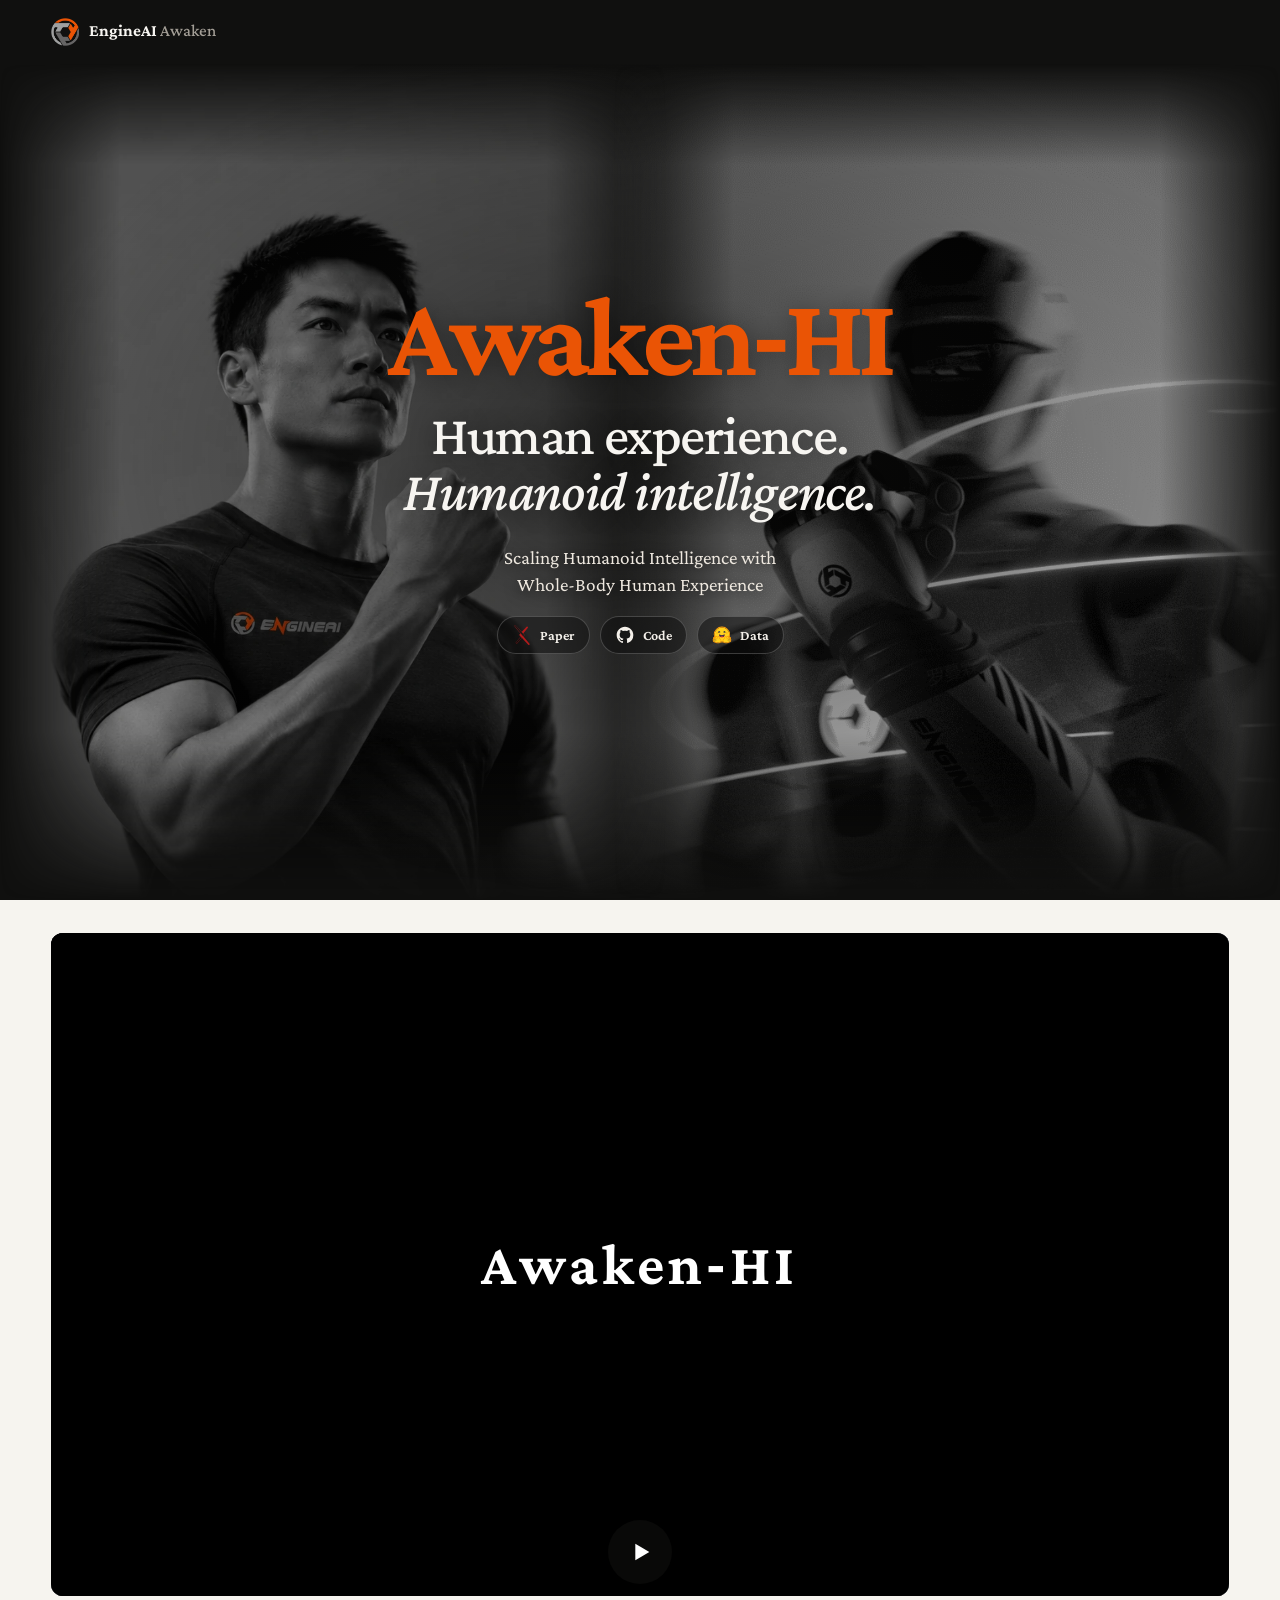
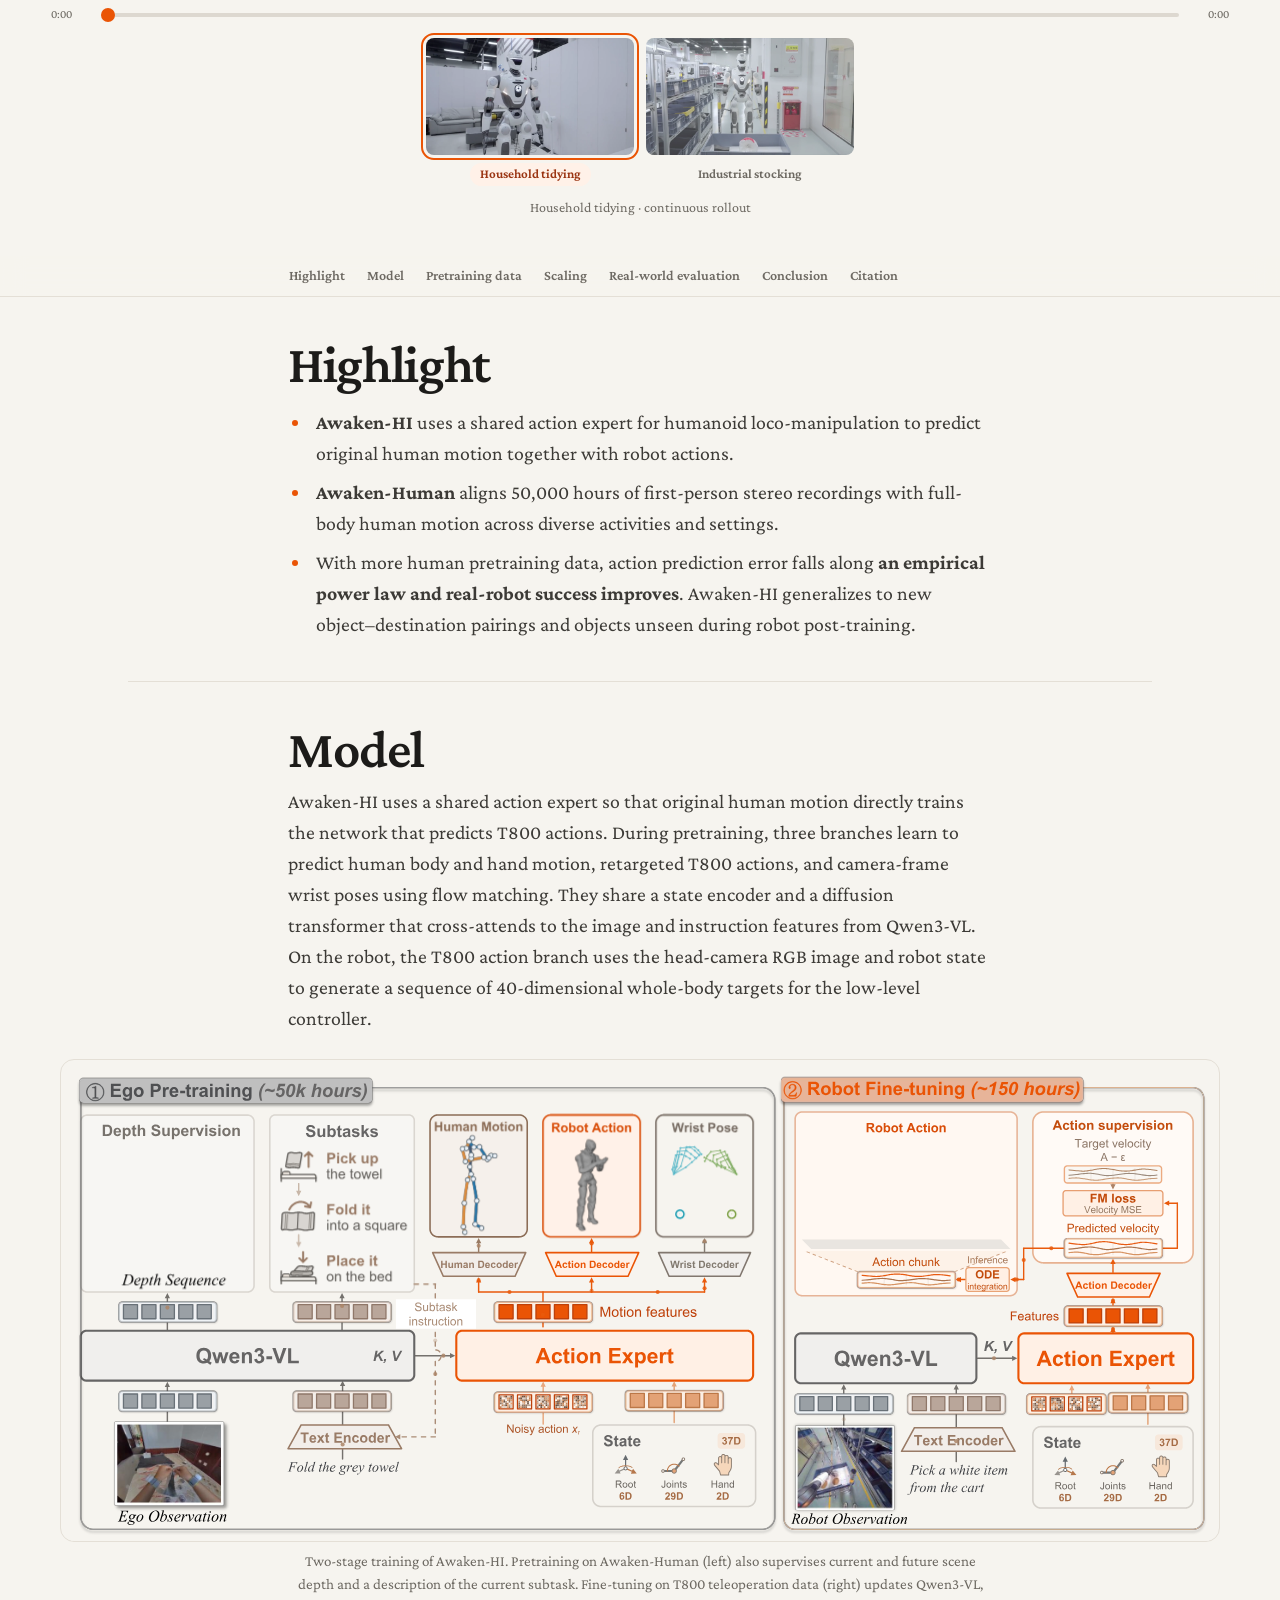
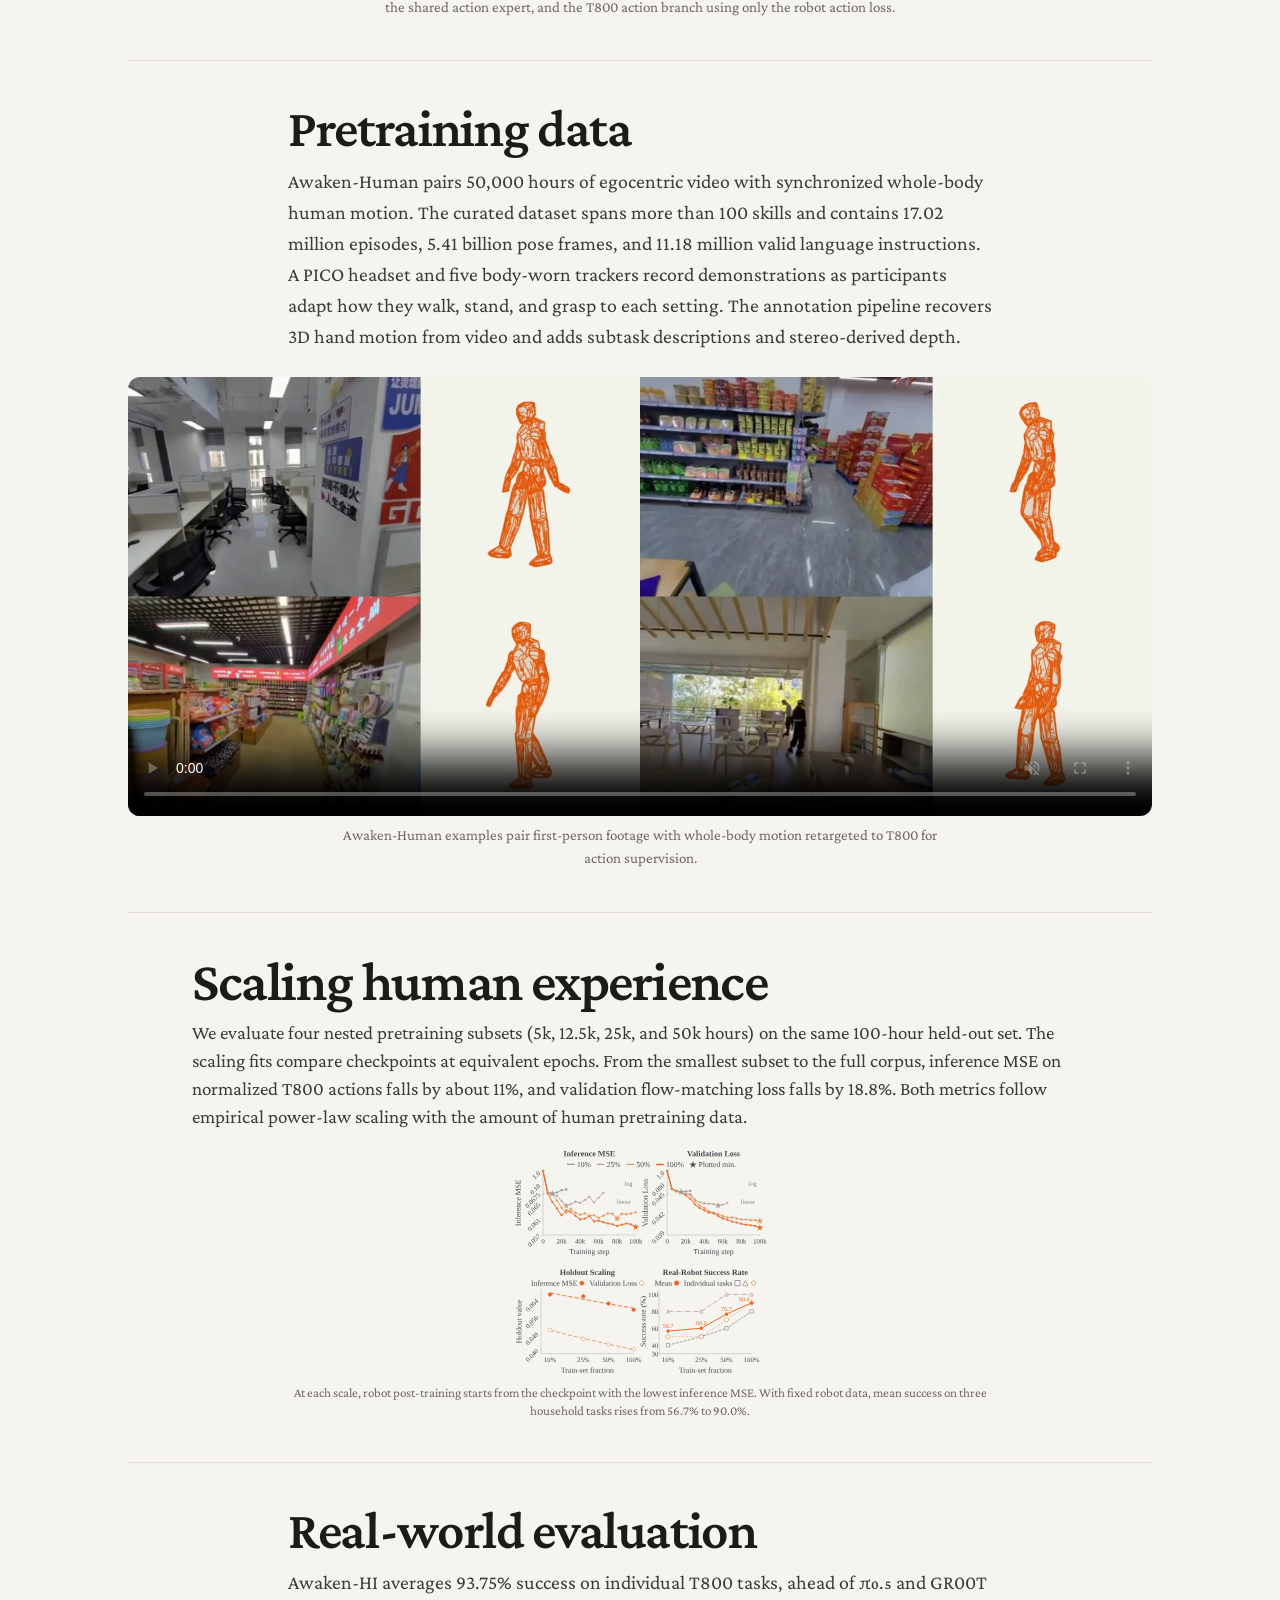
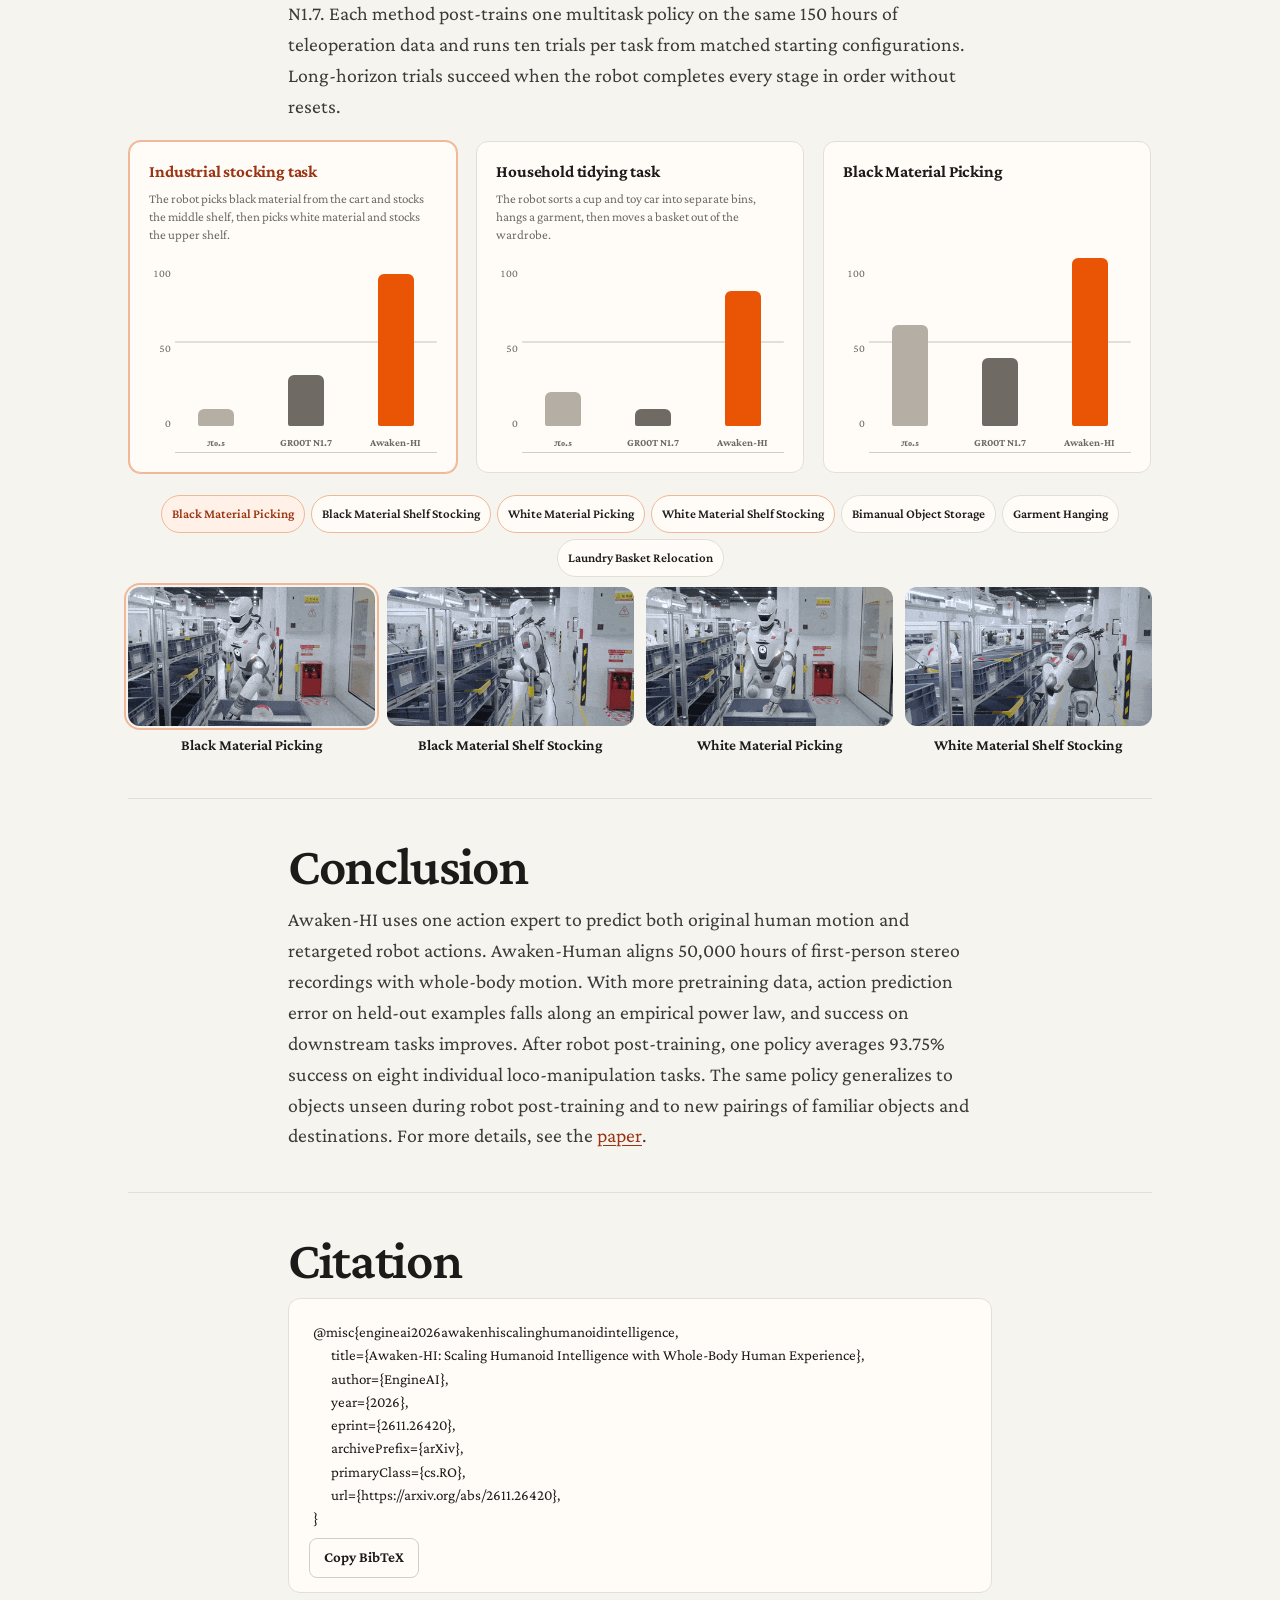
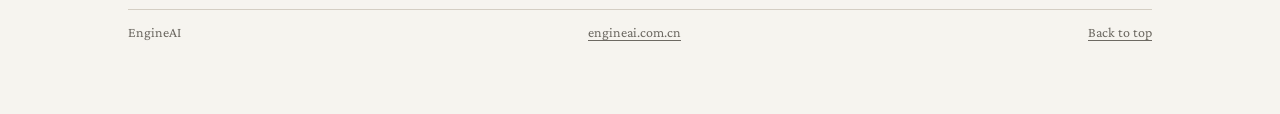
<file: docs/index.html>
<!doctype html>
<html lang="en">
<head>
  <meta charset="utf-8">
  <meta name="viewport" content="width=device-width, initial-scale=1">
  <meta name="theme-color" content="#f7f5f0">
  <meta name="description" content="Awaken-HI is a vision-language-action model for humanoid loco-manipulation, pretrained on 50,000 hours of egocentric human demonstrations and post-trained on EngineAI T800 teleoperation data.">
  <title>Awaken-HI — Technical Report</title>
  <link rel="stylesheet" href="assets/fonts/fonts.css?v=6">
  <link rel="stylesheet" href="styles.css?v=73">
</head>
<body class="on-hero">
  <div class="progress" id="progress" aria-hidden="true"></div>
  <header class="site-header">
    <a class="logo" href="#top">
      <img src="assets/engineai-icon.png" alt="" width="28" height="28" decoding="async">
      <span>EngineAI <em>Awaken</em></span>
    </a>
  </header>

  <section class="hero" id="hero" aria-label="Awaken-HI">
    <div class="hero-visual hero-visual-human" aria-hidden="true">
      <img src="assets/optimized/human-hero-logo.webp?v=1" alt="" fetchpriority="high" decoding="async">
    </div>
    <div class="hero-visual hero-visual-robot" aria-hidden="true">
      <img src="assets/t800-hero.png" alt="" fetchpriority="high" decoding="async">
    </div>
    <div class="hero-inner">
      <h1>
        <span class="hero-name">Awaken-HI</span>
        <span class="hero-line">Human experience.</span>
        <em>Humanoid intelligence.</em>
      </h1>
      <p class="hero-deck">Scaling Humanoid Intelligence with Whole-Body Human Experience</p>
    <nav class="hero-links" aria-label="Resources">
      <a class="hero-chip" href="https://arxiv.org/abs/2611.26420" target="_blank" rel="noopener noreferrer">
        <img class="mark-arxiv" src="assets/arxiv-logo.svg" alt="arXiv" width="24" height="24" decoding="async">
        <span>Paper</span>
      </a>
      <a class="hero-chip" href="https://github.com/engineai-robotics/Awaken-HI" target="_blank" rel="noopener noreferrer">
        <svg viewBox="0 0 24 24" aria-hidden="true"><path fill="currentColor" d="M12 2C6.477 2 2 6.484 2 12.017c0 4.425 2.865 8.18 6.839 9.504.5.092.682-.217.682-.483 0-.237-.008-.868-.013-1.703-2.782.605-3.369-1.343-3.369-1.343-.454-1.158-1.11-1.466-1.11-1.466-.908-.62.069-.608.069-.608 1.003.07 1.531 1.032 1.531 1.032.892 1.53 2.341 1.088 2.91.832.092-.647.35-1.088.636-1.338-2.22-.253-4.555-1.113-4.555-4.951 0-1.093.39-1.988 1.029-2.688-.103-.253-.446-1.272.098-2.65 0 0 .84-.27 2.75 1.026A9.56 9.56 0 0 1 12 6.844a9.56 9.56 0 0 1 2.504.337c1.909-1.296 2.747-1.027 2.747-1.027.546 1.379.202 2.398.1 2.651.64.7 1.028 1.595 1.028 2.688 0 3.848-2.339 4.695-4.566 4.943.359.309.678.92.678 1.855 0 1.338-.012 2.419-.012 2.747 0 .268.18.58.688.482A10.02 10.02 0 0 0 22 12.017C22 6.484 17.522 2 12 2z"/></svg>
        <span>Code</span>
      </a>
      <a class="hero-chip" href="https://huggingface.co/datasets/EngineAI-Embodied/Awaken-Human" target="_blank" rel="noopener noreferrer">
        <img class="mark-huggingface" src="assets/huggingface-logo.svg" alt="Hugging Face" width="24" height="24" decoding="async">
        <span>Data</span>
      </a>
    </nav>
    </div>
  </section>

  <section class="rollout" id="rollout" data-clip="household" aria-label="Rollouts">
    <div class="rollout-inner">
      <div class="rollout-layout">
        <div class="rollout-player">
          <div class="rollout-stage is-intro">
            <video id="rollout-video" data-trim-start="0.9009" webkit-playsinline data-poster="assets/rollouts-1117/household-1-trimmed-poster.webp?v=1" muted playsinline preload="none" data-src="assets/rollouts-1117/household-1-trimmed.mp4?v=2"></video>
            <div class="rollout-inset" id="rollout-inset">
              <video id="rollout-inset-video" poster="assets/rollouts-1117/household-2-aligned-trimmed-poster.webp?v=1" muted playsinline webkit-playsinline preload="none" disablepictureinpicture disableremoteplayback aria-hidden="true"></video>
              <span id="rollout-inset-label">Alternate view</span>
            </div>
            <aside class="rollout-instructions" aria-label="Current instruction">
              <div class="rollout-subtitle">
                <p id="rollout-instruction-text" lang="en" aria-live="polite">Walk to the table and raise both hands.</p>
              </div>
            </aside>
            <div class="rollout-intro" aria-hidden="true"><span>Awaken-HI</span></div>
            <button class="rollout-play" type="button" aria-label="Play">
              <svg viewBox="0 0 24 24" width="28" height="28" aria-hidden="true"><path d="M8 5v14l12-7z" fill="currentColor"></path></svg>
            </button>
            <div class="rollout-speed" role="group" aria-label="Playback speed">
              <button type="button" data-rate="0.5">0.5</button>
              <button type="button" data-rate="1" aria-pressed="true">1</button>
              <button type="button" data-rate="1.5">1.5</button>
              <button type="button" data-rate="2">2</button>
            </div>
          </div>
          <div class="rollout-seek">
            <span id="rollout-elapsed">0:00</span>
            <input id="rollout-range" type="range" min="0" max="1000" value="0" step="1" disabled aria-label="Playback position">
            <span id="rollout-duration">0:00</span>
          </div>
        </div>

      </div>
      <div class="rollout-picks" role="group" aria-label="Rollouts">
        <button type="button" class="is-on" aria-pressed="true" data-clip="household" data-trim-start="0.9009" data-chapters="true" data-src="assets/rollouts-1117/household-1-trimmed.mp4?v=2" data-poster="assets/rollouts-1117/household-1-trimmed-poster.webp?v=1" data-inset-src="assets/rollouts-1117/household-2-aligned-trimmed.mp4?v=1" data-inset-poster="assets/rollouts-1117/household-2-aligned-trimmed-poster.webp?v=1" data-inset-label="Alternate view" data-cap="Household tidying · continuous rollout">
          <img src="assets/rollouts-1117/household-1-trimmed-poster.webp?v=1" alt="" decoding="async" loading="lazy">
          <span>Household tidying</span>
        </button>
        <button type="button" aria-pressed="false" data-clip="factory" data-trim-start="0.9009" data-src="assets/rollouts-1117/factory-side-2-trimmed.mp4?v=2" data-poster="assets/rollouts-1117/factory-side-2-trimmed-poster.webp?v=1" data-cap="Industrial stocking · continuous rollout, side view">
          <img src="assets/rollouts-1117/factory-side-2-trimmed-poster.webp?v=1" alt="" decoding="async" loading="lazy">
          <span>Industrial stocking</span>
        </button>
      </div>
      <p class="rollout-cap">Household tidying · continuous rollout</p>
    </div>
  </section>

  <div class="shell">
  <nav class="toc" id="toc" aria-label="On this page">
    <p>On this page</p>
    <ol>
      <li><a href="#highlight">Highlight</a></li>
      <li><a href="#model">Model</a></li>
      <li><a href="#data">Pretraining data</a></li>
      <li><a href="#scaling">Scaling</a></li>
      <li><a href="#results">Real-world evaluation</a></li>
      <li><a href="#conclusion">Conclusion</a></li>
      <li><a href="#cite">Citation</a></li>
    </ol>
  </nav>
  <main id="top" class="page">
    <section class="sec" id="highlight">
      <h2>Highlight</h2>
      <ul class="intro-points">
        <li><strong>Awaken-HI</strong> uses a shared action expert for humanoid loco-manipulation to predict original human motion together with robot actions.</li>
        <li><strong>Awaken-Human</strong> aligns 50,000 hours of first-person stereo recordings with full-body human motion across diverse activities and settings.</li>
        <li>With more human pretraining data, action prediction error falls along <strong>an empirical power law and real-robot success improves</strong>. Awaken-HI generalizes to new object–destination pairings and objects unseen during robot post-training.</li>
      </ul>
    </section>

    <article>
      <hr>

      <section class="sec" id="model">
        <h2>Model</h2>
        <p>Awaken-HI uses a shared action expert so that original human motion directly trains the network that predicts T800 actions. During pretraining, three branches learn to predict human body and hand motion, retargeted T800 actions, and camera-frame wrist poses using flow matching. They share a state encoder and a diffusion transformer that cross-attends to the image and instruction features from Qwen3-VL. On the robot, the T800 action branch uses the head-camera RGB image and robot state to generate a sequence of 40-dimensional whole-body targets for the low-level controller.</p>
        <figure class="wide architecture-figure">
          <div class="model-architecture" id="model-frame">
            <div class="ma-scroll" tabindex="0" role="region" aria-label="Animated model architecture; scroll horizontally on small screens">
              <div class="ma-canvas">
                <img class="ma-svg" src="assets/architecture/method-towel.svg?v=2" width="866" height="358" alt="Awaken-HI architecture with ego pretraining on a towel-folding example and robot fine-tuning on a cart-picking example." loading="lazy" decoding="async">
                <div class="ma-video-layer"></div>
              </div>
            </div>
            <p class="ma-scroll-hint">Scroll to explore →</p>
          </div>
          <figcaption>Two-stage training of Awaken-HI. Pretraining on Awaken-Human (left) also supervises current and future scene depth and a description of the current subtask. Fine-tuning on T800 teleoperation data (right) updates Qwen3-VL, the shared action expert, and the T800 action branch using only the robot action loss.</figcaption>
        </figure>
      </section>

      <hr>

      <section class="sec" id="data">
        <h2>Pretraining data</h2>
        <p>Awaken-Human pairs 50,000 hours of egocentric video with synchronized whole-body human motion. The curated dataset spans more than 100 skills and contains 17.02 million episodes, 5.41 billion pose frames, and 11.18 million valid language instructions. A PICO headset and five body-worn trackers record demonstrations as participants adapt how they walk, stand, and grasp to each setting. The annotation pipeline recovers 3D hand motion from video and adds subtask descriptions and stereo-derived depth.</p>
        <figure class="wide">
          <div class="frame mosaic-frame">
            <video id="ego-mosaic" data-poster="assets/optimized/pretraining-t800-natural-walk-mosaic-poster.webp?v=1" muted loop playsinline preload="none" controls data-src="assets/pretraining-t800-natural-walk-mosaic.mp4?v=1"></video>
          </div>
          <figcaption>Awaken-Human examples pair first-person footage with whole-body motion retargeted to T800 for action supervision.</figcaption>
        </figure>
      </section>

      <hr>

      <section class="sec" id="scaling">
        <h2>Scaling human experience</h2>
        <p>We evaluate four nested pretraining subsets (5k, 12.5k, 25k, and 50k hours) on the same 100-hour held-out set. The scaling fits compare checkpoints at equivalent epochs. From the smallest subset to the full corpus, inference MSE on normalized T800 actions falls by about 11%, and validation flow-matching loss falls by 18.8%. Both metrics follow empirical power-law scaling with the amount of human pretraining data.</p>
        <figure class="wide" id="scale-figure">
          <div class="scale-controls">
            <button class="scale-replay" id="scale-replay" type="button" hidden>↻ <span>Replay</span></button>
          </div>
          <div class="scale-frame" id="scale-frame">
            <picture id="scale-still">
              <source media="(max-width: 759px)" srcset="assets/data-scaling-fig6-mobile.svg?v=3">
              <img src="assets/data-scaling-fig6.svg?v=2" alt="Inference MSE, validation loss, held-out scaling, and real-robot success rates at 10%, 25%, 50%, and 100% of the pretraining data." decoding="async" loading="lazy">
            </picture>
          </div>
          <figcaption>At each scale, robot post-training starts from the checkpoint with the lowest inference MSE. With fixed robot data, mean success on three household tasks rises from 56.7% to 90.0%.</figcaption>
        </figure>
      </section>

      <hr>

      <section class="sec" id="results">
        <h2>Real-world evaluation</h2>
        <p>Awaken-HI averages 93.75% success on individual T800 tasks, ahead of π₀.₅ and GR00T N1.7. Each method post-trains one multitask policy on the same 150 hours of teleoperation data and runs ten trials per task from matched starting configurations. Long-horizon trials succeed when the robot completes every stage in order without resets.</p>
        <div class="benches wide">
          <article class="bench" data-tasks="t2 t3 t4 t5">
            <h3 id="bench-industrial-title">Industrial stocking task</h3>
            <p>The robot picks black material from the cart and stocks the middle shelf, then picks white material and stocks the upper shelf.</p>
            <div class="bench-chart" id="bench-industrial" role="group" aria-labelledby="bench-industrial-title">
              <div class="bench-ylab" aria-hidden="true"><span>100</span><span>50</span><span>0</span></div>
              <div class="bench-plot">
                <div class="bench-scores" aria-hidden="true">
                  <span><i class="sw pi"></i><b>π₀.₅ 10%</b></span>
                  <span><i class="sw gr"></i><b>GR00T N1.7 30%</b></span>
                  <span><i class="sw hi"></i><b>Awaken-HI 90%</b></span>
                </div>
                <button type="button" class="bench-bar" data-model="pi" style="--bar:var(--pi); --h:10%" aria-label="π₀.₅ 10%"><span class="bench-track"><i></i></span><small>π₀.₅</small></button>
                <button type="button" class="bench-bar" data-model="gr" style="--bar:var(--gr); --h:30%" aria-label="GR00T N1.7 30%"><span class="bench-track"><i></i></span><small>GR00T N1.7</small></button>
                <button type="button" class="bench-bar" data-model="hi" style="--bar:var(--hi); --h:90%" aria-label="Awaken-HI 90%"><span class="bench-track"><i></i></span><small>Awaken-HI</small></button>
              </div>
            </div>
          </article>
          <article class="bench" data-tasks="t6 t7 t8">
            <h3 id="bench-household-title">Household tidying task</h3>
            <p>The robot sorts a cup and toy car into separate bins, hangs a garment, then moves a basket out of the wardrobe.</p>
            <div class="bench-chart" id="bench-household" role="group" aria-labelledby="bench-household-title">
              <div class="bench-ylab" aria-hidden="true"><span>100</span><span>50</span><span>0</span></div>
              <div class="bench-plot">
                <div class="bench-scores" aria-hidden="true">
                  <span><i class="sw pi"></i><b>π₀.₅ 20%</b></span>
                  <span><i class="sw gr"></i><b>GR00T N1.7 10%</b></span>
                  <span><i class="sw hi"></i><b>Awaken-HI 80%</b></span>
                </div>
                <button type="button" class="bench-bar" data-model="pi" style="--bar:var(--pi); --h:20%" aria-label="π₀.₅ 20%"><span class="bench-track"><i></i></span><small>π₀.₅</small></button>
                <button type="button" class="bench-bar" data-model="gr" style="--bar:var(--gr); --h:10%" aria-label="GR00T N1.7 10%"><span class="bench-track"><i></i></span><small>GR00T N1.7</small></button>
                <button type="button" class="bench-bar" data-model="hi" style="--bar:var(--hi); --h:80%" aria-label="Awaken-HI 80%"><span class="bench-track"><i></i></span><small>Awaken-HI</small></button>
              </div>
            </div>
          </article>
          <article class="bench bench-detail" id="task-panel" role="tabpanel" aria-labelledby="task-tab-t2">
            <h3 id="bench-task-title">Black Material Picking</h3>
            <div class="bench-chart" id="bench-task" role="group" aria-labelledby="bench-task-title">
              <div class="bench-ylab" aria-hidden="true"><span>100</span><span>50</span><span>0</span></div>
              <div class="bench-plot">
                <div class="bench-scores" aria-hidden="true">
                  <span><i class="sw pi"></i><b>π₀.₅ 60%</b></span>
                  <span><i class="sw gr"></i><b>GR00T N1.7 40%</b></span>
                  <span><i class="sw hi"></i><b>Awaken-HI 100%</b></span>
                </div>
                <button type="button" class="bench-bar" data-model="pi" style="--bar:var(--pi); --h:60%" aria-label="π₀.₅ 60%"><span class="bench-track"><i></i></span><small>π₀.₅</small></button>
                <button type="button" class="bench-bar" data-model="gr" style="--bar:var(--gr); --h:40%" aria-label="GR00T N1.7 40%"><span class="bench-track"><i></i></span><small>GR00T N1.7</small></button>
                <button type="button" class="bench-bar" data-model="hi" style="--bar:var(--hi); --h:100%" aria-label="Awaken-HI 100%"><span class="bench-track"><i></i></span><small>Awaken-HI</small></button>
              </div>
            </div>
          </article>
        </div>
        <div class="task-keys" id="task-keys">
          <div class="pills" id="pills" role="tablist" aria-label="Evaluation tasks">
            <button type="button" role="tab" id="task-tab-t2" aria-controls="task-panel" aria-selected="true" data-task="t2">Black Material Picking</button>
            <button type="button" role="tab" id="task-tab-t3" aria-controls="task-panel" aria-selected="false" data-task="t3">Black Material Shelf Stocking</button>
            <button type="button" role="tab" id="task-tab-t4" aria-controls="task-panel" aria-selected="false" data-task="t4">White Material Picking</button>
            <button type="button" role="tab" id="task-tab-t5" aria-controls="task-panel" aria-selected="false" data-task="t5">White Material Shelf Stocking</button>
            <button type="button" role="tab" id="task-tab-t6" aria-controls="task-panel" aria-selected="false" data-task="t6">Bimanual Object Storage</button>
            <button type="button" role="tab" id="task-tab-t7" aria-controls="task-panel" aria-selected="false" data-task="t7">Garment Hanging</button>
            <button type="button" role="tab" id="task-tab-t8" aria-controls="task-panel" aria-selected="false" data-task="t8">Laundry Basket Relocation</button>
          </div>
          <div class="story-list" id="story-list"></div>
        </div>
      </section>

      <hr>

      <section class="sec" id="intro">
        <h2 id="conclusion">Conclusion</h2>
        <p>Awaken-HI uses one action expert to predict both original human motion and retargeted robot actions. Awaken-Human aligns 50,000 hours of first-person stereo recordings with whole-body motion. With more pretraining data, action prediction error on held-out examples falls along an empirical power law, and success on downstream tasks improves. After robot post-training, one policy averages 93.75% success on eight individual loco-manipulation tasks. The same policy generalizes to objects unseen during robot  post-training and to new pairings of familiar objects and destinations. For more details, see the <a href="https://arxiv.org/abs/2611.26420">paper</a>.</p>
      </section>

      <hr>

      <section class="sec" id="cite">
        <h2>Citation</h2>
        <div class="cite wide">
          <pre id="bibtex">@misc{engineai2026awakenhiscalinghumanoidintelligence,
      title={Awaken-HI: Scaling Humanoid Intelligence with Whole-Body Human Experience},
      author={EngineAI},
      year={2026},
      eprint={2611.26420},
      archivePrefix={arXiv},
      primaryClass={cs.RO},
      url={https://arxiv.org/abs/2611.26420},
}</pre>
          <button class="btn" id="copy-bib" type="button">Copy BibTeX</button>
        </div>
      </section>
    </article>

    <footer class="colophon">
      <span>EngineAI</span>
      <a href="https://www.engineai.com.cn/" target="_blank" rel="noreferrer">engineai.com.cn</a>
      <a href="#top">Back to top</a>
    </footer>
  </main>
  </div>
  <script src="script.js?v=47"></script>
  <script src="assets/model-architecture.js?v=9"></script>
</body>
</html>
</file>
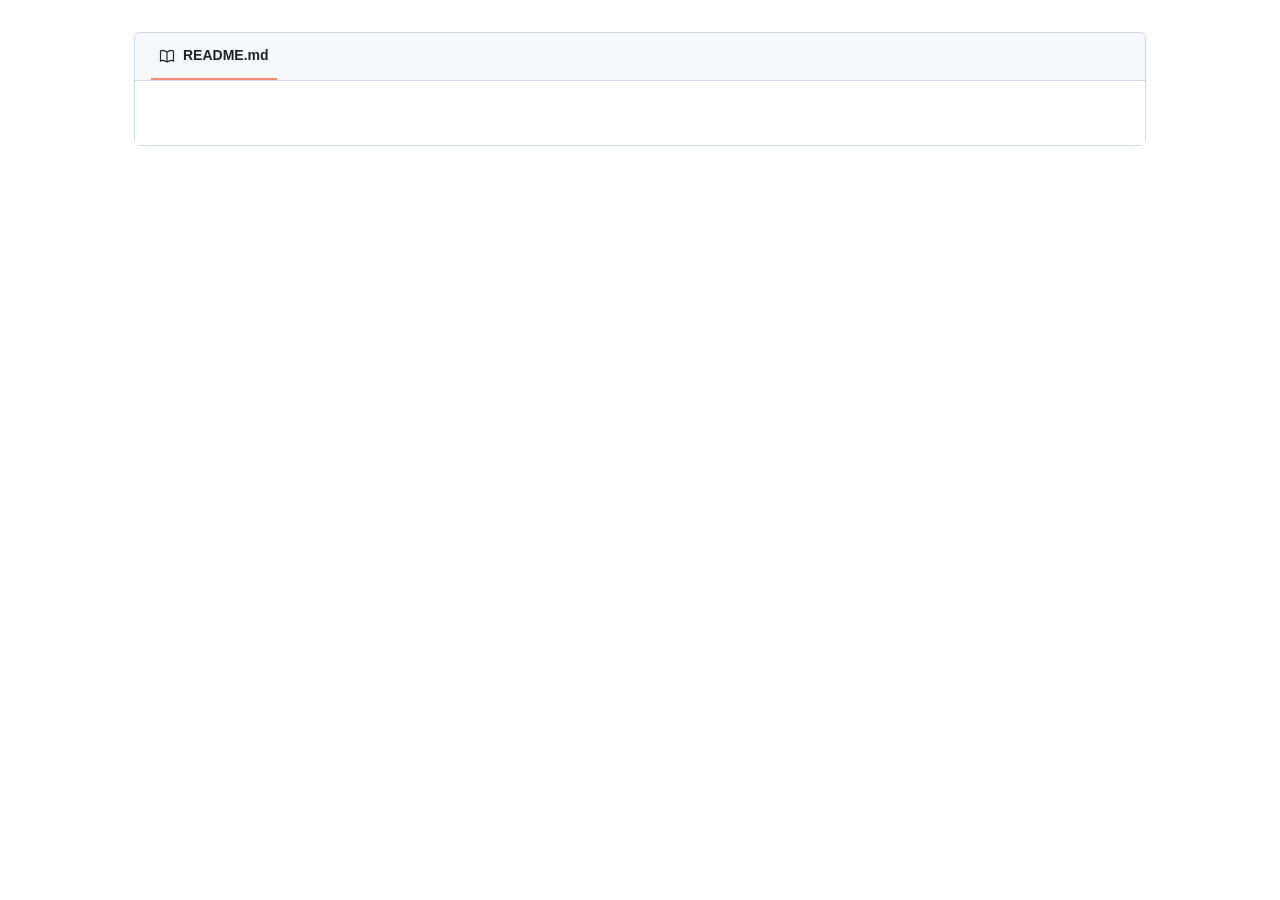
<file: preview/readme.html>
<!doctype html>
<html lang="en">
<head>
  <meta charset="utf-8">
  <meta name="viewport" content="width=device-width, initial-scale=1">
  <title>Awaken-HI README preview</title>
  <style>/*
MIT License

Copyright (c) Sindre Sorhus <sindresorhus@gmail.com> (https://sindresorhus.com)

Permission is hereby granted, free of charge, to any person obtaining a copy of this software and associated documentation files (the "Software"), to deal in the Software without restriction, including without limitation the rights to use, copy, modify, merge, publish, distribute, sublicense, and/or sell copies of the Software, and to permit persons to whom the Software is furnished to do so, subject to the following conditions:

The above copyright notice and this permission notice shall be included in all copies or substantial portions of the Software.

THE SOFTWARE IS PROVIDED "AS IS", WITHOUT WARRANTY OF ANY KIND, EXPRESS OR IMPLIED, INCLUDING BUT NOT LIMITED TO THE WARRANTIES OF MERCHANTABILITY, FITNESS FOR A PARTICULAR PURPOSE AND NONINFRINGEMENT. IN NO EVENT SHALL THE AUTHORS OR COPYRIGHT HOLDERS BE LIABLE FOR ANY CLAIM, DAMAGES OR OTHER LIABILITY, WHETHER IN AN ACTION OF CONTRACT, TORT OR OTHERWISE, ARISING FROM, OUT OF OR IN CONNECTION WITH THE SOFTWARE OR THE USE OR OTHER DEALINGS IN THE SOFTWARE.

*/
/*light */
.markdown-body {
  color-scheme: light;
  /** CSS default easing. Use for hover state changes and micro-interactions. */
  /** Accelerating motion. Use for elements exiting the viewport (moving off-screen). */
  /** Smooth acceleration and deceleration. Use for elements moving or morphing within the viewport. */
  /** Decelerating motion. Use for elements entering the viewport or appearing on screen. */
  /** Constant motion with no acceleration. Use for continuous animations like progress bars or loaders. */
  -ms-text-size-adjust: 100%;
  -webkit-text-size-adjust: 100%;
  margin: 0;
  font-weight: 400;
  color: #1f2328;
  background-color: #ffffff;
  font-family: -apple-system, BlinkMacSystemFont, "Segoe UI", "Noto Sans", Helvetica, Arial, sans-serif, "Apple Color Emoji", "Segoe UI Emoji";
  font-size: 16px;
  line-height: 1.5;
  word-wrap: break-word;
}

.markdown-body a {
  text-decoration: underline;
  text-underline-offset: .2rem;
}

.markdown-body .octicon {
  display: inline-block;
  fill: currentColor;
  vertical-align: text-bottom;
}

.markdown-body h1:hover .anchor .octicon-link:before,
.markdown-body h2:hover .anchor .octicon-link:before,
.markdown-body h3:hover .anchor .octicon-link:before,
.markdown-body h4:hover .anchor .octicon-link:before,
.markdown-body h5:hover .anchor .octicon-link:before,
.markdown-body h6:hover .anchor .octicon-link:before {
  width: 16px;
  height: 16px;
  content: ' ';
  display: inline-block;
  background-color: currentColor;
  -webkit-mask-image: url("data:image/svg+xml,<svg xmlns='http://www.w3.org/2000/svg' viewBox='0 0 16 16' version='1.1' aria-hidden='true'><path fill-rule='evenodd' d='M7.775 3.275a.75.75 0 001.06 1.06l1.25-1.25a2 2 0 112.83 2.83l-2.5 2.5a2 2 0 01-2.83 0 .75.75 0 00-1.06 1.06 3.5 3.5 0 004.95 0l2.5-2.5a3.5 3.5 0 00-4.95-4.95l-1.25 1.25zm-4.69 9.64a2 2 0 010-2.83l2.5-2.5a2 2 0 012.83 0 .75.75 0 001.06-1.06 3.5 3.5 0 00-4.95 0l-2.5 2.5a3.5 3.5 0 004.95 4.95l1.25-1.25a.75.75 0 00-1.06-1.06l-1.25 1.25a2 2 0 01-2.83 0z'></path></svg>");
  mask-image: url("data:image/svg+xml,<svg xmlns='http://www.w3.org/2000/svg' viewBox='0 0 16 16' version='1.1' aria-hidden='true'><path fill-rule='evenodd' d='M7.775 3.275a.75.75 0 001.06 1.06l1.25-1.25a2 2 0 112.83 2.83l-2.5 2.5a2 2 0 01-2.83 0 .75.75 0 00-1.06 1.06 3.5 3.5 0 004.95 0l2.5-2.5a3.5 3.5 0 00-4.95-4.95l-1.25 1.25zm-4.69 9.64a2 2 0 010-2.83l2.5-2.5a2 2 0 012.83 0 .75.75 0 001.06-1.06 3.5 3.5 0 00-4.95 0l-2.5 2.5a3.5 3.5 0 004.95 4.95l1.25-1.25a.75.75 0 00-1.06-1.06l-1.25 1.25a2 2 0 01-2.83 0z'></path></svg>");
}

.markdown-body details,
.markdown-body figcaption,
.markdown-body figure {
  display: block;
}

.markdown-body summary {
  display: list-item;
}

.markdown-body [hidden] {
  display: none !important;
}

.markdown-body a {
  background-color: rgba(0,0,0,0);
  color: #0969da;
  text-decoration: none;
}

.markdown-body abbr[title] {
  border-bottom: none;
  -webkit-text-decoration: underline dotted;
  text-decoration: underline dotted;
}

.markdown-body b,
.markdown-body strong {
  font-weight: 600;
}

.markdown-body dfn {
  font-style: italic;
}

.markdown-body h1 {
  margin: .67em 0;
  font-weight: 600;
  padding-bottom: .3em;
  font-size: 2em;
  border-bottom: 1px solid #d1d9e0b3;
}

.markdown-body mark {
  background-color: #fff8c5;
  color: #1f2328;
}

.markdown-body small {
  font-size: 90%;
}

.markdown-body sub,
.markdown-body sup {
  font-size: 75%;
  line-height: 0;
  position: relative;
  vertical-align: baseline;
}

.markdown-body sub {
  bottom: -0.25em;
}

.markdown-body sup {
  top: -0.5em;
}

.markdown-body img {
  border-style: none;
  max-width: 100%;
  box-sizing: content-box;
}

.markdown-body code,
.markdown-body kbd,
.markdown-body pre,
.markdown-body samp {
  font-family: monospace;
  font-size: 1em;
}

.markdown-body figure {
  margin: 1em 2.5rem;
}

.markdown-body hr {
  box-sizing: content-box;
  overflow: hidden;
  background: rgba(0,0,0,0);
  border-bottom: 1px solid #d1d9e0b3;
  height: .25em;
  padding: 0;
  margin: 1.5rem 0;
  background-color: #d1d9e0;
  border: 0;
}

.markdown-body input {
  font: inherit;
  margin: 0;
  overflow: visible;
  font-family: inherit;
  font-size: inherit;
  line-height: inherit;
}

.markdown-body [type=button],
.markdown-body [type=reset],
.markdown-body [type=submit] {
  -webkit-appearance: button;
  appearance: button;
}

.markdown-body [type=checkbox],
.markdown-body [type=radio] {
  box-sizing: border-box;
  padding: 0;
}

.markdown-body [type=number]::-webkit-inner-spin-button,
.markdown-body [type=number]::-webkit-outer-spin-button {
  height: auto;
}

.markdown-body [type=search]::-webkit-search-cancel-button,
.markdown-body [type=search]::-webkit-search-decoration {
  -webkit-appearance: none;
  appearance: none;
}

.markdown-body ::-webkit-input-placeholder {
  color: inherit;
  opacity: .54;
}

.markdown-body ::-webkit-file-upload-button {
  -webkit-appearance: button;
  appearance: button;
  font: inherit;
}

.markdown-body a:hover {
  text-decoration: underline;
}

.markdown-body ::placeholder {
  color: #59636e;
  opacity: 1;
}

.markdown-body hr::before {
  display: table;
  content: "";
}

.markdown-body hr::after {
  display: table;
  clear: both;
  content: "";
}

.markdown-body table {
  border-spacing: 0;
  border-collapse: collapse;
  display: block;
  width: max-content;
  max-width: 100%;
  overflow: auto;
  font-variant: tabular-nums;
}

.markdown-body td,
.markdown-body th {
  padding: 0;
}

.markdown-body details summary {
  cursor: pointer;
}

.markdown-body a:focus,
.markdown-body [role=button]:focus,
.markdown-body input[type=radio]:focus,
.markdown-body input[type=checkbox]:focus {
  outline: 2px solid var(--borderColor-accent-emphasis);
  outline-offset: -2px;
  box-shadow: none;
}

.markdown-body a:focus:not(:focus-visible),
.markdown-body [role=button]:focus:not(:focus-visible),
.markdown-body input[type=radio]:focus:not(:focus-visible),
.markdown-body input[type=checkbox]:focus:not(:focus-visible) {
  outline: solid 1px rgba(0,0,0,0);
}

.markdown-body a:focus-visible,
.markdown-body [role=button]:focus-visible,
.markdown-body input[type=radio]:focus-visible,
.markdown-body input[type=checkbox]:focus-visible {
  outline: 2px solid var(--borderColor-accent-emphasis);
  outline-offset: -2px;
  box-shadow: none;
}

.markdown-body a:not([class]):focus,
.markdown-body a:not([class]):focus-visible,
.markdown-body input[type=radio]:focus,
.markdown-body input[type=radio]:focus-visible,
.markdown-body input[type=checkbox]:focus,
.markdown-body input[type=checkbox]:focus-visible {
  outline-offset: 0;
}

.markdown-body kbd {
  display: inline-block;
  padding: 0.25rem;
  font: 11px ui-monospace, SFMono-Regular, SF Mono, Menlo, Consolas, Liberation Mono, monospace;
  line-height: 10px;
  color: #1f2328;
  vertical-align: middle;
  background-color: #f6f8fa;
  border: solid 1px var(--borderColor-muted);
  border-bottom-color: var(--borderColor-muted);
  border-radius: 6px;
  box-shadow: inset 0 -1px 0 var(--borderColor-muted);
}

.markdown-body h1,
.markdown-body h2,
.markdown-body h3,
.markdown-body h4,
.markdown-body h5,
.markdown-body h6 {
  margin-top: 1.5rem;
  margin-bottom: 1rem;
  font-weight: 600;
  line-height: 1.25;
}

.markdown-body h2 {
  font-weight: 600;
  padding-bottom: .3em;
  font-size: 1.5em;
  border-bottom: 1px solid #d1d9e0b3;
}

.markdown-body h3 {
  font-weight: 600;
  font-size: 1.25em;
}

.markdown-body h4 {
  font-weight: 600;
  font-size: 1em;
}

.markdown-body h5 {
  font-weight: 600;
  font-size: .875em;
}

.markdown-body h6 {
  font-weight: 600;
  font-size: .85em;
  color: #59636e;
}

.markdown-body p {
  margin-top: 0;
  margin-bottom: 10px;
}

.markdown-body blockquote {
  margin: 0;
  padding: 0 1em;
  color: #59636e;
  border-left: .25em solid #d1d9e0;
}

.markdown-body ul,
.markdown-body ol {
  margin-top: 0;
  margin-bottom: 0;
  padding-left: 2em;
}

.markdown-body ol ol,
.markdown-body ul ol {
  list-style-type: lower-roman;
}

.markdown-body ul ul ol,
.markdown-body ul ol ol,
.markdown-body ol ul ol,
.markdown-body ol ol ol {
  list-style-type: lower-alpha;
}

.markdown-body dd {
  margin-left: 0;
}

.markdown-body tt,
.markdown-body code,
.markdown-body samp {
  font-family: ui-monospace, SFMono-Regular, SF Mono, Menlo, Consolas, Liberation Mono, monospace;
  font-size: 12px;
}

.markdown-body pre {
  margin-top: 0;
  margin-bottom: 0;
  font-family: ui-monospace, SFMono-Regular, SF Mono, Menlo, Consolas, Liberation Mono, monospace;
  font-size: 12px;
  word-wrap: normal;
}

.markdown-body .octicon {
  display: inline-block;
  overflow: visible !important;
  vertical-align: text-bottom;
  fill: currentColor;
}

.markdown-body input::-webkit-outer-spin-button,
.markdown-body input::-webkit-inner-spin-button {
  margin: 0;
  appearance: none;
}

.markdown-body .mr-2 {
  margin-right: 0.5rem !important;
}

.markdown-body::before {
  display: table;
  content: "";
}

.markdown-body::after {
  display: table;
  clear: both;
  content: "";
}

.markdown-body>*:first-child {
  margin-top: 0 !important;
}

.markdown-body>*:last-child {
  margin-bottom: 0 !important;
}

.markdown-body a:not([href]) {
  color: inherit;
  text-decoration: none;
}

.markdown-body .absent {
  color: #d1242f;
}

.markdown-body .anchor {
  float: left;
  padding-right: 0.25rem;
  margin-left: -20px;
  line-height: 1;
}

.markdown-body .anchor:focus {
  outline: none;
}

.markdown-body p,
.markdown-body blockquote,
.markdown-body ul,
.markdown-body ol,
.markdown-body dl,
.markdown-body table,
.markdown-body pre,
.markdown-body details {
  margin-top: 0;
  margin-bottom: 1rem;
}

.markdown-body blockquote>:first-child {
  margin-top: 0;
}

.markdown-body blockquote>:last-child {
  margin-bottom: 0;
}

.markdown-body h1 .octicon-link,
.markdown-body h2 .octicon-link,
.markdown-body h3 .octicon-link,
.markdown-body h4 .octicon-link,
.markdown-body h5 .octicon-link,
.markdown-body h6 .octicon-link {
  color: #1f2328;
  vertical-align: middle;
  visibility: hidden;
}

.markdown-body h1:hover .anchor,
.markdown-body h2:hover .anchor,
.markdown-body h3:hover .anchor,
.markdown-body h4:hover .anchor,
.markdown-body h5:hover .anchor,
.markdown-body h6:hover .anchor {
  text-decoration: none;
}

.markdown-body h1:hover .anchor .octicon-link,
.markdown-body h2:hover .anchor .octicon-link,
.markdown-body h3:hover .anchor .octicon-link,
.markdown-body h4:hover .anchor .octicon-link,
.markdown-body h5:hover .anchor .octicon-link,
.markdown-body h6:hover .anchor .octicon-link {
  visibility: visible;
}

.markdown-body h1 tt,
.markdown-body h1 code,
.markdown-body h2 tt,
.markdown-body h2 code,
.markdown-body h3 tt,
.markdown-body h3 code,
.markdown-body h4 tt,
.markdown-body h4 code,
.markdown-body h5 tt,
.markdown-body h5 code,
.markdown-body h6 tt,
.markdown-body h6 code {
  padding: 0 .2em;
  font-size: inherit;
}

.markdown-body summary h1,
.markdown-body summary h2,
.markdown-body summary h3,
.markdown-body summary h4,
.markdown-body summary h5,
.markdown-body summary h6 {
  display: inline-block;
}

.markdown-body summary h1 .anchor,
.markdown-body summary h2 .anchor,
.markdown-body summary h3 .anchor,
.markdown-body summary h4 .anchor,
.markdown-body summary h5 .anchor,
.markdown-body summary h6 .anchor {
  margin-left: -40px;
}

.markdown-body summary h1,
.markdown-body summary h2 {
  padding-bottom: 0;
  border-bottom: 0;
}

.markdown-body ul.no-list,
.markdown-body ol.no-list {
  padding: 0;
  list-style-type: none;
}

.markdown-body ol[type="a s"] {
  list-style-type: lower-alpha;
}

.markdown-body ol[type="A s"] {
  list-style-type: upper-alpha;
}

.markdown-body ol[type="i s"] {
  list-style-type: lower-roman;
}

.markdown-body ol[type="I s"] {
  list-style-type: upper-roman;
}

.markdown-body ol[type="1"] {
  list-style-type: decimal;
}

.markdown-body div>ol:not([type]) {
  list-style-type: decimal;
}

.markdown-body ul ul,
.markdown-body ul ol,
.markdown-body ol ol,
.markdown-body ol ul {
  margin-top: 0;
  margin-bottom: 0;
}

.markdown-body li>p {
  margin-top: 1rem;
}

.markdown-body li+li {
  margin-top: .25em;
}

.markdown-body dl {
  padding: 0;
}

.markdown-body dl dt {
  padding: 0;
  margin-top: 1rem;
  font-size: 1em;
  font-style: italic;
  font-weight: 600;
}

.markdown-body dl dd {
  padding: 0 1rem;
  margin-bottom: 1rem;
}

.markdown-body table th {
  font-weight: 600;
}

.markdown-body table th,
.markdown-body table td {
  padding: 6px 13px;
  border: 1px solid #d1d9e0;
}

.markdown-body table td>:last-child {
  margin-bottom: 0;
}

.markdown-body table tr {
  background-color: #ffffff;
  border-top: 1px solid #d1d9e0b3;
}

.markdown-body table tr:nth-child(2n) {
  background-color: #f6f8fa;
}

.markdown-body table img {
  background-color: rgba(0,0,0,0);
}

.markdown-body img[align=right] {
  padding-left: 20px;
}

.markdown-body img[align=left] {
  padding-right: 20px;
}

.markdown-body .emoji {
  max-width: none;
  vertical-align: text-top;
  background-color: rgba(0,0,0,0);
}

.markdown-body span.frame {
  display: block;
  overflow: hidden;
}

.markdown-body span.frame>span {
  display: block;
  float: left;
  width: auto;
  padding: 7px;
  margin: 13px 0 0;
  overflow: hidden;
  border: 1px solid #d1d9e0;
}

.markdown-body span.frame span img {
  display: block;
  float: left;
}

.markdown-body span.frame span span {
  display: block;
  padding: 5px 0 0;
  clear: both;
  color: #1f2328;
}

.markdown-body span.align-center {
  display: block;
  overflow: hidden;
  clear: both;
}

.markdown-body span.align-center>span {
  display: block;
  margin: 13px auto 0;
  overflow: hidden;
  text-align: center;
}

.markdown-body span.align-center span img {
  margin: 0 auto;
  text-align: center;
}

.markdown-body span.align-right {
  display: block;
  overflow: hidden;
  clear: both;
}

.markdown-body span.align-right>span {
  display: block;
  margin: 13px 0 0;
  overflow: hidden;
  text-align: right;
}

.markdown-body span.align-right span img {
  margin: 0;
  text-align: right;
}

.markdown-body span.float-left {
  display: block;
  float: left;
  margin-right: 13px;
  overflow: hidden;
}

.markdown-body span.float-left span {
  margin: 13px 0 0;
}

.markdown-body span.float-right {
  display: block;
  float: right;
  margin-left: 13px;
  overflow: hidden;
}

.markdown-body span.float-right>span {
  display: block;
  margin: 13px auto 0;
  overflow: hidden;
  text-align: right;
}

.markdown-body code,
.markdown-body tt {
  padding: .2em .4em;
  margin: 0;
  font-size: 85%;
  white-space: break-spaces;
  background-color: #818b981f;
  border-radius: 6px;
}

.markdown-body code br,
.markdown-body tt br {
  display: none;
}

.markdown-body del code {
  text-decoration: inherit;
}

.markdown-body samp {
  font-size: 85%;
}

.markdown-body pre code {
  font-size: 100%;
}

.markdown-body pre>code {
  padding: 0;
  margin: 0;
  word-break: normal;
  white-space: pre;
  background: rgba(0,0,0,0);
  border: 0;
}

.markdown-body .highlight {
  margin-bottom: 1rem;
}

.markdown-body .highlight pre {
  margin-bottom: 0;
  word-break: normal;
}

.markdown-body .highlight pre,
.markdown-body pre {
  padding: 1rem;
  overflow: auto;
  font-size: 85%;
  line-height: 1.45;
  color: #1f2328;
  background-color: #f6f8fa;
  border-radius: 6px;
}

.markdown-body pre code,
.markdown-body pre tt {
  display: inline;
  padding: 0;
  margin: 0;
  overflow: visible;
  line-height: inherit;
  word-wrap: normal;
  background-color: rgba(0,0,0,0);
  border: 0;
}

.markdown-body .csv-data td,
.markdown-body .csv-data th {
  padding: 5px;
  overflow: hidden;
  font-size: 12px;
  line-height: 1;
  text-align: left;
  white-space: nowrap;
}

.markdown-body .csv-data .blob-num {
  padding: 10px 0.5rem 9px;
  text-align: right;
  background: #ffffff;
  border: 0;
}

.markdown-body .csv-data tr {
  border-top: 0;
}

.markdown-body .csv-data th {
  font-weight: 600;
  background: #f6f8fa;
  border-top: 0;
}

.markdown-body [data-footnote-ref]::before {
  content: "[";
}

.markdown-body [data-footnote-ref]::after {
  content: "]";
}

.markdown-body .footnotes {
  font-size: 12px;
  color: #59636e;
  border-top: 1px solid #d1d9e0;
}

.markdown-body .footnotes ol {
  padding-left: 1rem;
}

.markdown-body .footnotes ol ul {
  display: inline-block;
  padding-left: 1rem;
  margin-top: 1rem;
}

.markdown-body .footnotes li {
  position: relative;
}

.markdown-body .footnotes li:target::before {
  position: absolute;
  top: calc(0.5rem*-1);
  right: calc(0.5rem*-1);
  bottom: calc(0.5rem*-1);
  left: calc(1.5rem*-1);
  pointer-events: none;
  content: "";
  border: 2px solid #0969da;
  border-radius: 6px;
}

.markdown-body .footnotes li:target {
  color: #1f2328;
}

.markdown-body .footnotes .data-footnote-backref g-emoji {
  font-family: monospace;
}

.markdown-body .pl-c {
  color: #59636e;
}

.markdown-body .pl-c1,
.markdown-body .pl-s .pl-v {
  color: #0550ae;
}

.markdown-body .pl-e,
.markdown-body .pl-en {
  color: #6639ba;
}

.markdown-body .pl-smi,
.markdown-body .pl-s .pl-s1 {
  color: #1f2328;
}

.markdown-body .pl-ent {
  color: #0550ae;
}

.markdown-body .pl-k {
  color: #cf222e;
}

.markdown-body .pl-s,
.markdown-body .pl-pds,
.markdown-body .pl-s .pl-pse .pl-s1,
.markdown-body .pl-sr,
.markdown-body .pl-sr .pl-cce,
.markdown-body .pl-sr .pl-sre,
.markdown-body .pl-sr .pl-sra {
  color: #0a3069;
}

.markdown-body .pl-v,
.markdown-body .pl-smw {
  color: #953800;
}

.markdown-body .pl-bu {
  color: #82071e;
}

.markdown-body .pl-ii {
  color: var(--fgColor-danger);
  background-color: var(--bgColor-danger-muted);
}

.markdown-body .pl-c2 {
  color: #f6f8fa;
  background-color: #cf222e;
}

.markdown-body .pl-sr .pl-cce {
  font-weight: bold;
  color: #116329;
}

.markdown-body .pl-ml {
  color: #3b2300;
}

.markdown-body .pl-mh,
.markdown-body .pl-mh .pl-en,
.markdown-body .pl-ms {
  font-weight: bold;
  color: #0550ae;
}

.markdown-body .pl-mi {
  font-style: italic;
  color: #1f2328;
}

.markdown-body .pl-mb {
  font-weight: bold;
  color: #1f2328;
}

.markdown-body .pl-md {
  color: #82071e;
  background-color: #ffebe9;
}

.markdown-body .pl-mi1 {
  color: #116329;
  background-color: #dafbe1;
}

.markdown-body .pl-mc {
  color: #953800;
  background-color: #ffd8b5;
}

.markdown-body .pl-mi2 {
  color: #d1d9e0;
  background-color: #0550ae;
}

.markdown-body .pl-mdr {
  font-weight: bold;
  color: #8250df;
}

.markdown-body .pl-ba {
  color: #59636e;
}

.markdown-body .pl-sg {
  color: #818b98;
}

.markdown-body .pl-corl {
  text-decoration: underline;
  color: #0a3069;
}

.markdown-body [role=button]:focus:not(:focus-visible),
.markdown-body [role=tabpanel][tabindex="0"]:focus:not(:focus-visible),
.markdown-body button:focus:not(:focus-visible),
.markdown-body summary:focus:not(:focus-visible),
.markdown-body a:focus:not(:focus-visible) {
  outline: none;
  box-shadow: none;
}

.markdown-body [tabindex="0"]:focus:not(:focus-visible),
.markdown-body details-dialog:focus:not(:focus-visible) {
  outline: none;
}

.markdown-body g-emoji {
  display: inline-block;
  min-width: 1ch;
  font-family: "Apple Color Emoji","Segoe UI Emoji","Segoe UI Symbol";
  font-size: 1em;
  font-style: normal !important;
  font-weight: 400;
  line-height: 1;
  vertical-align: -0.075em;
}

.markdown-body g-emoji img {
  width: 1em;
  height: 1em;
}

.markdown-body a:has(>p,>div,>pre,>blockquote) {
  display: block;
}

.markdown-body a:has(>p,>div,>pre,>blockquote):not(:has(.snippet-clipboard-content,>pre)) {
  width: fit-content;
}

.markdown-body a:has(>p,>div,>pre,>blockquote):has(.snippet-clipboard-content,>pre):focus-visible {
  outline: 2px solid var(--borderColor-accent-emphasis);
  outline-offset: 2px;
}

.markdown-body .task-list-item {
  list-style-type: none;
}

.markdown-body .task-list-item label {
  font-weight: 400;
}

.markdown-body .task-list-item.enabled label {
  cursor: pointer;
}

.markdown-body .task-list-item+.task-list-item {
  margin-top: 0.25rem;
}

.markdown-body .task-list-item .handle {
  display: none;
}

.markdown-body .task-list-item-checkbox {
  margin: 0 .2em .25em -1.4em;
  vertical-align: middle;
}

.markdown-body ul:dir(rtl) .task-list-item-checkbox {
  margin: 0 -1.6em .25em .2em;
}

.markdown-body ol:dir(rtl) .task-list-item-checkbox {
  margin: 0 -1.6em .25em .2em;
}

.markdown-body .contains-task-list:hover .task-list-item-convert-container,
.markdown-body .contains-task-list:focus-within .task-list-item-convert-container {
  display: block;
  width: auto;
  height: 24px;
  overflow: visible;
  clip-path: none;
}

.markdown-body ::-webkit-calendar-picker-indicator {
  filter: invert(50%);
}

.markdown-body .markdown-alert {
  padding: 0.5rem 1rem;
  margin-bottom: 1rem;
  color: inherit;
  border-left: .25em solid #d1d9e0;
}

.markdown-body .markdown-alert>:first-child {
  margin-top: 0;
}

.markdown-body .markdown-alert>:last-child {
  margin-bottom: 0;
}

.markdown-body .markdown-alert .markdown-alert-title {
  display: flex;
  font-weight: 500;
  align-items: center;
  line-height: 1;
}

.markdown-body .markdown-alert.markdown-alert-note {
  border-left-color: #0969da;
}

.markdown-body .markdown-alert.markdown-alert-note .markdown-alert-title {
  color: #0969da;
}

.markdown-body .markdown-alert.markdown-alert-important {
  border-left-color: #8250df;
}

.markdown-body .markdown-alert.markdown-alert-important .markdown-alert-title {
  color: #8250df;
}

.markdown-body .markdown-alert.markdown-alert-warning {
  border-left-color: #9a6700;
}

.markdown-body .markdown-alert.markdown-alert-warning .markdown-alert-title {
  color: #9a6700;
}

.markdown-body .markdown-alert.markdown-alert-tip {
  border-left-color: #1a7f37;
}

.markdown-body .markdown-alert.markdown-alert-tip .markdown-alert-title {
  color: #1a7f37;
}

.markdown-body .markdown-alert.markdown-alert-caution {
  border-left-color: #cf222e;
}

.markdown-body .markdown-alert.markdown-alert-caution .markdown-alert-title {
  color: #d1242f;
}

.markdown-body>*:first-child>.heading-element:first-child {
  margin-top: 0 !important;
}

.markdown-body .highlight pre:has(+.zeroclipboard-container) {
  min-height: 52px;
}


*{box-sizing:border-box}
body{margin:0;background:#fff;color:#1f2328;font:14px/1.5 -apple-system,BlinkMacSystemFont,"Segoe UI",sans-serif}
.sheet{width:min(1012px,calc(100% - 32px));margin:32px auto;border:1px solid #d1d9e0;border-radius:6px}
.file-tab{display:flex;align-items:center;height:48px;padding:0 16px;border-bottom:1px solid #d1d9e0;background:#f6f8fa;border-radius:6px 6px 0 0}
.file-tab span{display:flex;align-items:center;gap:8px;height:100%;padding:0 8px;border-bottom:2px solid #fd8c73;font-weight:600}
.book{width:16px;height:16px;fill:none;stroke:currentColor;stroke-width:1.2}
.markdown-body{padding:32px}
.markdown-body .project-title{font-size:2em}
.markdown-body .model-suffix{color:#EA5405}
.markdown-body table[align=center]{margin-inline:auto}
@media(max-width:600px){.sheet{width:calc(100% - 16px);margin:8px auto}.markdown-body{padding:16px}}
</style>
</head>
<body>
<main class="sheet"><header class="file-tab"><span><svg viewBox="0 0 16 16" class="book" aria-hidden="true"><path d="M8 4C6 2.5 3 2 1.5 3v10c1.5-1 4.5-.5 6.5 1 2-1.5 5-2 6.5-1V3C13 2 10 2.5 8 4Zm0 0v10"/></svg>README.md</span></header><article class="markdown-body"><!-- README -->
</article></main>
</body>
</html>
</file>
<file: docs/assets/fonts/fonts.css>
@font-face {
  font-family: 'Crimson Pro';
  font-style: normal;
  font-weight: 200 900;
  font-display: swap;
  src: url('crimson-pro-variable.woff2') format('woff2');
}
@font-face {
  font-family: 'Crimson Pro';
  font-style: italic;
  font-weight: 200 900;
  font-display: swap;
  src: url('crimson-pro-italic-variable.woff2') format('woff2');
}
@font-face {
  font-family: 'Wordmark Hyphen';
  font-style: normal;
  font-weight: 700;
  font-display: swap;
  src: url('source-sans-3-700.woff2?v=1') format('woff2');
  unicode-range: U+002D;
}
</file>
<file: docs/styles.css>
:root {
  --bg: #f6f4ef;
  --surface: #fffcf8;
  --ink: #1c1b19;
  --text: #3c3a36;
  --muted: #6d6962;
  --line: #e4dfd6;
  --rule: #d4cec3;
  --accent: #ea5405;
  --accent-ink: #9a3412;
  --accent-tint: #fff1e8;
  --pi: #b4aea4;
  --gr: #6f6b64;
  --hi: #ea5405;
  --text-col: 44rem;
  --article-col: 64rem;
  --media-col: 80rem;
  --architecture-col: 72.5rem;
  --gutter: clamp(18px, 4vw, 56px);
  --section-space: clamp(24px, 3.2vw, 46px);
  --font: "Crimson Pro", Georgia, serif;
  color-scheme: light;
}


* { box-sizing: border-box; }
html { scroll-behavior: smooth; }
body {
  margin: 0;
  background: var(--bg);
  color: var(--text);
  font-family: var(--font);
  font-size: clamp(18px, 1.0625rem + .22vw, 20px);
  line-height: 1.56;
  -webkit-font-smoothing: antialiased;
}
img { display: block; max-width: 100%; height: auto; }
a { color: var(--accent-ink); text-decoration-thickness: 1px; text-underline-offset: 3px; }
button, input { font: inherit; }
.ma-svg :is(text, tspan), .scale-frame svg :is(text, tspan) { font-family: var(--font); }
::selection { background: #ffd7c2; }

.progress {
  position: fixed; top: 0; left: 0; height: 2px; width: 0;
  background: var(--accent); z-index: 40;
}

.site-header {
  position: sticky; top: 0; z-index: 30;
  height: 64px;
  display: flex; align-items: center; justify-content: space-between;
  padding: 0 var(--gutter);
  background: rgba(255, 252, 248, .92);
  backdrop-filter: blur(14px);
  border-bottom: 1px solid var(--line);
}
.logo {
  display: flex; align-items: center; gap: 10px;
  color: var(--ink); text-decoration: none; font: 700 17px/1.2 var(--font);
}
.logo img { width: 28px; height: 28px; }
.logo em { font-style: normal; color: var(--muted); font-weight: 500; }

.btn {
  display: inline-flex; align-items: center; justify-content: center;
  border: 1px solid var(--rule); background: var(--surface); color: var(--ink);
  text-decoration: none; border-radius: 8px; padding: 9px 14px;
  font: 650 15px/1.3 var(--font); cursor: pointer;
}
.btn:hover { border-color: var(--ink); color: var(--ink); }
body.on-hero .site-header {
  background: #10100f;
  border-bottom-color: transparent;
  color: #f7f5f1;
}
body.on-hero .logo { color: #f7f5f1; }
body.on-hero .logo em { color: #a39e96; }

.hero {
  position: relative;
  min-height: calc(100svh - 64px);
  display: flex;
  flex-direction: column;
  align-items: center;
  justify-content: center;
  padding: clamp(28px, 4svh, 56px) var(--gutter) clamp(44px, 7svh, 88px);
  background: #10100f;
  color: #f7f5f1;
  overflow: hidden;
  text-align: center;
}
.hero::before {
  content: "";
  position: absolute;
  z-index: 1;
  inset: 0;
  pointer-events: none;
  background: radial-gradient(ellipse at 50% 47%, rgba(16, 16, 15, .66), transparent 70%);
}
.hero-visual {
  position: absolute;
  z-index: 0;
  top: 0;
  width: 52%;
  height: 100%;
  pointer-events: none;
  opacity: var(--hero-presence, 1);
  filter: blur(var(--hero-blur, 0px));
  will-change: transform, opacity, filter;
}
.hero-visual-human {
  left: 0;
  transform: translate3d(var(--hero-converge, 0px), var(--hero-drop, 0px), 0);
}
.hero-visual-robot {
  right: 0;
  transform: translate3d(calc(-1 * var(--hero-converge, 0px)), var(--hero-drop, 0px), 0);
}
.hero-visual img {
  width: 100%;
  height: 100%;
  object-fit: cover;
  object-position: 50% 18%;
  filter: grayscale(1) brightness(.7) contrast(1.08);
  -webkit-mask-image:
    linear-gradient(90deg, transparent 0%, #000 18%, #000 82%, transparent 100%),
    linear-gradient(180deg, transparent 0%, #000 12%, #000 80%, transparent 100%);
  -webkit-mask-composite: source-in;
  mask-image:
    linear-gradient(90deg, transparent 0%, #000 18%, #000 82%, transparent 100%),
    linear-gradient(180deg, transparent 0%, #000 12%, #000 80%, transparent 100%);
  mask-composite: intersect;
}
.hero-visual-human img { filter: brightness(.7) contrast(1.08); }
.hero-inner {
  position: relative;
  z-index: 2;
  width: min(54rem, 100%);
  display: flex;
  flex-direction: column;
  align-items: center;
  justify-content: center;
}
.hero h1 {
  text-shadow: 0 2px 24px rgba(0,0,0,.4);
  margin: 0;
  color: #f7f5f1;
  font-family: var(--font);
  font-weight: 700;
  font-size: clamp(46px, 9vw, 132px);
  line-height: .92;
  letter-spacing: -.045em;
}
.hero-name { display: block; color: #ea5405; }
.hero-name,
.rollout-intro > span { font-family: "Wordmark Hyphen", var(--font); }
.hero-line,
.hero h1 em {
  display: block;
  font: 500 clamp(30px, 4.4vw, 66px)/1 var(--font);
  letter-spacing: -.025em;
  color: #f7f5f1;
}
.hero-line { margin-top: clamp(12px, 2vh, 24px); }
.hero h1 em { font-style: italic; }
.hero-deck {
  text-shadow: 0 2px 14px rgba(0,0,0,.8);
  width: min(32rem, 100%);
  position: relative;
  z-index: 3;
  transform: translate3d(0, var(--hero-deck-y, 0px), 0) scale(var(--hero-deck-scale, 1));
  transform-origin: center;
  will-change: transform;
  margin: clamp(16px, 2.8vh, 32px) auto 0;
  color: #eee8df;
  font-size: clamp(16px, 1.5vw, 21px);
  line-height: 1.4;
  text-wrap: balance;
}
.hero-links {
  position: relative;
  z-index: 3;
  transform: translate3d(0, calc(var(--hero-deck-y, 0px) + var(--hero-links-drop, 0px)), 0);
  will-change: transform;
  display: flex;
  flex-wrap: wrap;
  align-items: center;
  justify-content: center;
  gap: 10px;
  margin: clamp(14px, 2vh, 22px) 0 0;
}
.hero-chip {
  display: inline-flex;
  align-items: center;
  gap: 8px;
  padding: 8px 14px;
  border: 1px solid rgba(255, 255, 255, .2);
  border-radius: 999px;
  background: rgba(16, 16, 15, .55);
  color: #f4f0ea;
  text-decoration: none;
  font: 650 14px/1 var(--font);
}
.hero-chip > svg, .hero-chip > img { width: 20px; height: 20px; flex: none; object-fit: contain; }
.hero-chip:hover { border-color: #ea5405; color: #ffb088; }

.rollout { padding: clamp(16px, 2.6vw, 36px) var(--gutter) clamp(20px, 3vw, 42px); }
.rollout-inner { max-width: var(--media-col); margin: 0 auto; }
.rollout-stage {
  position: relative;
  border-radius: 12px;
  overflow: hidden;
  background: #111;
  aspect-ratio: 16 / 9;
}
.rollout-stage video {
  width: 100%;
  height: 100%;
  display: block;
  object-fit: contain;
  background: #111;
  cursor: pointer;
}
.rollout-play {
  position: absolute;
  inset: 0;
  z-index: 6;
  width: 64px;
  height: 64px;
  margin: auto;
  border: 0;
  border-radius: 50%;
  background: rgba(16, 16, 15, .58);
  color: #fff;
  cursor: pointer;
}
.rollout-play svg { display: block; margin: 0 auto; }
.rollout-stage.is-playing .rollout-play { display: none; }
.rollout-stage.is-intro .rollout-play {
  inset: auto 0 12px;
  opacity: 0;
}
.rollout-stage.is-intro:hover .rollout-play,
.rollout-stage.is-intro .rollout-play:focus-visible,
.rollout-stage.is-intro.show-play-control .rollout-play { opacity: 1; }
.rollout-speed {
  position: absolute;
  right: 12px;
  bottom: 12px;
  z-index: 5;
  display: flex;
  gap: 2px;
  padding: 3px;
  border-radius: 999px;
  background: rgba(16, 16, 15, .62);
}
.rollout-speed button {
  border: 0;
  background: transparent;
  color: #f7f5f1;
  font-family: var(--font);
  font-size: 12px;
  line-height: 1;
  padding: 6px 8px;
  border-radius: 999px;
  cursor: pointer;
}
.rollout-speed button[aria-pressed="true"] { background: var(--accent); color: #fff; }
.rollout-seek {
  display: grid;
  grid-template-columns: 42px minmax(0, 1fr) 42px;
  align-items: center;
  gap: 8px;
  margin-top: 8px;
  color: var(--muted);
  font-family: var(--font);
  font-size: 12px;
  font-variant-numeric: tabular-nums;
}
.rollout-seek span:last-child { text-align: right; }
.rollout-seek input {
  appearance: none;
  -webkit-appearance: none;
  width: 100%;
  height: 22px;
  margin: 0;
  background: transparent;
  cursor: pointer;
  touch-action: none;
  --p: 0%;
}
.rollout-seek input:disabled { cursor: default; }
.rollout-seek input::-webkit-slider-runnable-track {
  height: 4px;
  border-radius: 999px;
  background: linear-gradient(90deg, var(--accent) var(--p), #ddd8d0 var(--p));
}
.rollout-seek input::-webkit-slider-thumb {
  appearance: none;
  -webkit-appearance: none;
  width: 14px;
  height: 14px;
  margin-top: -5px;
  border: 0;
  border-radius: 50%;
  background: var(--accent);
}
.rollout-seek input::-moz-range-track {
  height: 4px;
  border: 0;
  border-radius: 999px;
  background: #ddd8d0;
}
.rollout-seek input::-moz-range-progress {
  height: 4px;
  border-radius: 999px;
  background: var(--accent);
}
.rollout-seek input::-moz-range-thumb {
  width: 14px;
  height: 14px;
  border: 0;
  border-radius: 50%;
  background: var(--accent);
}
.rollout-picks {
  display: flex;
  justify-content: center;
  align-items: flex-start;
  gap: 12px;
  margin-top: 12px;
}
.rollout-picks button {
  flex: 0 1 208px;
  appearance: none;
  border: 0;
  padding: 0;
  background: none;
  cursor: pointer;
  font: inherit;
  text-align: center;
  color: var(--muted);
}
.rollout-picks img {
  width: 100%;
  aspect-ratio: 16 / 9;
  object-fit: cover;
  border-radius: 8px;
  background: #111;
  outline: 2px solid transparent;
  outline-offset: 3px;
  opacity: .78;
  transition: opacity .2s, transform .2s, outline-color .2s;
}
.rollout-picks button:hover img,
.rollout-picks button:focus-visible img {
  opacity: 1;
  transform: translateY(-2px);
}
.rollout-picks button.is-on img {
  opacity: 1;
  outline-color: var(--accent);
}
.rollout-picks span {
  display: inline-block;
  margin-top: 8px;
  padding: 2px 10px;
  border-radius: 999px;
  font-size: 13px;
  font-weight: 650;
  line-height: 1.45;
}
.rollout-picks button.is-on span {
  background: var(--accent-tint);
  color: var(--accent-ink);
}
.rollout-picks button:focus-visible { outline: none; }

.rollout-cap {
  margin: 10px 0 0;
  text-align: center;
  color: var(--muted);
  font-size: 14px;
  line-height: 1.5;
}

.shell {
  display: grid;
  grid-template-columns: minmax(0, 1fr) minmax(0, var(--article-col)) minmax(0, 1fr);
  align-items: start;
  max-width: none;
  margin: 0;
  padding: 0 var(--gutter);
}
.page {
  grid-column: 2;
  grid-row: 1;
  max-width: none;
  margin: 0;
  padding: 0 0 44px;
  min-width: 0;
}
.mast { max-width: var(--text-col); margin: 0 auto; padding: 64px 0 8px; }
.kicker {
  margin: 0; color: var(--accent-ink);
  font-size: 13px; font-weight: 700; letter-spacing: .12em; text-transform: uppercase;
}
h1 {
  margin: 10px 0 14px;
  color: var(--ink);
  font-size: clamp(46px, 6vw, 72px);
  line-height: .98; letter-spacing: -.035em; font-weight: 620;
}
.dek { margin: 0; max-width: 38rem; font-size: 21px; line-height: 1.4; color: #3f3c37; }
.mast-row { display: flex; flex-wrap: wrap; align-items: center; gap: 14px 22px; margin-top: 22px; }
.btns { display: flex; gap: 8px; }
.meta { margin: 0; color: var(--muted); font-size: 15px; }

.sec { scroll-margin-top: 88px; }
#highlight { margin-top: var(--section-space); }
#conclusion { scroll-margin-top: inherit; }
.sec > h2, .sec > p, .sec > .pillar, .sec > .intro-points {
  max-width: var(--text-col);
  margin-inline: auto;
}
.sec > .intro-points {
  display: grid;
  gap: 8px;
  margin-block: 16px 0;
  padding-inline-start: 1.15em;
}
.intro-points li { padding-inline-start: .25em; }
.intro-points li::marker { color: var(--accent); }
.sec > h2 {
  margin-block: 0 10px;
  color: var(--ink);
  font: 600 clamp(40px, 4.2vw, 64px)/1 var(--font);
  letter-spacing: -.025em;
  text-wrap: balance;
}
.sec > p { margin-block: 0 12px; }
.sec > .chart-foot,
.sec > .readout { text-align: center; }
.sec > .chart-foot { max-width: 68ch; margin-top: 8px; }
.sec > .readout { max-width: var(--text-col); margin-top: 8px; }
.wide { max-width: var(--article-col); margin-left: auto; margin-right: auto; }
hr { border: 0; border-top: 1px solid var(--line); margin: var(--section-space) auto; max-width: var(--article-col); }

.pillar { margin-top: 28px; }
.pillar h3 {
  display: flex; gap: 10px; align-items: baseline;
  margin: 0 0 6px; font-size: 20px; font-weight: 620; color: var(--ink);
}
.pillar .n { color: var(--accent); font-variant-numeric: tabular-nums; font-size: 15px; }
.pillar h3 a { color: inherit; text-decoration: none; }
.pillar h3 a:hover { text-decoration: underline; text-decoration-color: var(--accent); }
.pillar p { margin: 0; }

.toc {
  grid-column: 1;
  grid-row: 1;
  justify-self: end;
  width: 168px;
  position: sticky; top: 96px;
  margin-top: var(--section-space);
  margin-right: calc((var(--architecture-col) - var(--article-col)) / 2 + 24px);
}
.toc p { margin: 0 0 12px; color: var(--muted); font: 500 11px/1.5 var(--font); letter-spacing: .08em; text-transform: uppercase; }
.toc ol { margin: 0; padding: 0; list-style: none; display: flex; flex-direction: column; }
.toc a {
  display: block;
  padding: 7px 8px 7px 12px;
  border-left: 2px solid var(--line);
  color: var(--muted);
  text-decoration: none;
  font: 600 14px/1.4 var(--font);
}
.toc a:hover { color: var(--ink); }
.toc a[aria-current="true"] { color: var(--accent-ink); border-left-color: var(--accent); }

.pills { display: flex; flex-wrap: wrap; gap: 6px; justify-content: center; margin: 18px auto 10px; max-width: var(--article-col); }
.pills button {
  border: 1px solid var(--line); background: var(--surface); color: var(--ink);
  border-radius: 999px; padding: 8px 10px; cursor: pointer; font-size: 13px; font-weight: 600;
}
.pills button[aria-selected="true"] { background: var(--accent-tint); border-color: #f0b899; color: var(--accent-ink); }
.pills button.in-group:not([aria-selected="true"]) { border-color: #f0b899; }
.pills button:hover { border-color: #b9b2a6; }
.task-keys { margin-top: 8px; }

.story-list {
  display: grid;
  grid-template-columns: repeat(auto-fit, minmax(min(100%, 170px), 1fr));
  justify-items: center;
  gap: 12px;
}
.story-list .story-card { width: 100%; max-width: 416px; margin: 0; }
.story-card.is-on .story-frame { outline: 2px solid #f0b899; outline-offset: 2px; }
.story-frame {
  overflow: hidden; border-radius: 12px;
  background: #efeae3;
}
.story-frame picture { display: block; }
.story-frame img { width: 100%; }
figure { margin: clamp(16px, 2vw, 26px) auto; }
.frame { border-radius: 12px; overflow: hidden; background: #111; }
.mosaic-frame { aspect-ratio: 2520 / 1080; background: var(--bg); }
.mosaic-frame video { width: 100%; height: 100%; display: block; object-fit: contain; background: var(--bg); }
.frame.flat { background: var(--surface); border: 1px solid var(--line); }
.frame img { width: 100%; }
#scaling > h2 { font-size: clamp(26px, 5.8vw, 56px); }
#scaling > p { font-size: clamp(16px, 2.2vw, 19px); line-height: 1.46; }
#scale-figure { width: 100%; margin-block: 12px 0; }
#scale-figure figcaption { margin-top: 6px; font-size: 13px; line-height: 1.4; }
.scale-controls { display: flex; justify-content: flex-end; margin-bottom: 4px; }
.scale-replay { display: inline-flex; align-items: center; gap: 7px; flex: none; margin-inline-start: auto; padding: 6px 10px; color: var(--muted); background: transparent; border: 1px solid var(--line); border-radius: 999px; font: 12px/1 var(--font); cursor: pointer; }
.scale-replay[hidden] { display: none; }
.scale-replay:hover { background: var(--accent); border-color: var(--accent); color: #fff; }
.scale-frame { aspect-ratio: 470.55119 / 106.5447; }
.scale-frame svg, .scale-frame img { display: block; width: 100%; height: 100%; }
@media (min-width: 760px) {
  #scaling > h2, #scaling > p { max-width: 56rem; }
  #scaling > h2 { font-size: clamp(36px, 7svh, 56px); }
}
@media (max-width: 759px) {
  #scale-figure { margin-top: 8px; }
  .scale-frame { aspect-ratio: 239 / 218.0894; }
  .scale-replay { padding-inline: 6px; }
}
@media (max-width: 430px) and (max-height: 745px) {
  #scaling > h2 { margin-bottom: 6px; }
  #scaling > p { line-height: 1.35; }
  #scale-figure figcaption { margin-top: 4px; line-height: 1.3; }
  .scale-replay { justify-content: center; width: 26px; height: 24px; padding: 0; font-size: 15px; }
  .scale-replay span { position: absolute; clip-path: inset(50%); }
}
@media (max-width: 360px) and (max-height: 680px) {
  #scaling { scroll-margin-top: 110px; }
  #scaling > p { font-size: 15px; line-height: 1.32; }
}
figcaption, .chart-foot {
  max-width: var(--text-col);
  margin: 8px auto 0;
  color: var(--muted);
  font-size: 15px;
  line-height: 1.55;
  text-align: center;
  text-wrap: pretty;
}
figcaption b { color: var(--ink); font-weight: 650; }
figcaption span { display: block; }

.grid-2 { display: grid; gap: 16px; grid-template-columns: 1fr 1fr; }
.grid-2 .frame img { width: 100%; height: auto; }

.spec { border-top: 1px solid var(--rule); margin-top: 8px; }
.spec div {
  display: grid; grid-template-columns: 168px 1fr; gap: 18px;
  padding: 12px 0; border-bottom: 1px solid var(--line);
}
.spec dt { font-weight: 700; color: var(--ink); }
.spec dd { margin: 0; }

.stats {
  display: grid; grid-template-columns: repeat(4, 1fr); gap: 18px;
  border-top: 1px solid var(--rule); border-bottom: 1px solid var(--rule);
  padding: 18px 0; margin: 8px auto 18px;
}
.stats b { display: block; color: var(--ink); font-size: 28px; letter-spacing: -.03em; font-weight: 640; line-height: 1.1; }
.stats span { display: block; margin-top: 4px; color: var(--muted); font-size: 14px; line-height: 1.35; }

.vchart { display: grid; grid-template-columns: 36px 1fr; gap: 8px; margin-top: 22px; }
.ylab {
  display: flex; flex-direction: column; justify-content: space-between;
  height: 220px; color: var(--muted); font-size: 12px; text-align: right; font-variant-numeric: tabular-nums;
}
.vplot {
  height: 220px; display: grid; grid-template-columns: repeat(8, 1fr); gap: 6px;
  border-bottom: 1px solid var(--rule);
  background-image: linear-gradient(to top, transparent 24.5%, var(--line) 24.5%, var(--line) calc(25% + 0.5px), transparent calc(25% + 0.5px));
  background-size: 100% 25%;
}
.vcol {
  appearance: none; border: 0; background: transparent; padding: 0;
  display: flex; align-items: flex-end; justify-content: center; gap: 3px;
  cursor: pointer; border-radius: 6px 6px 0 0; position: relative;
}
.vcol i { display: block; width: 9px; height: 0; border-radius: 2px 2px 0 0; }
.vcol .b-pi { background: var(--pi); }
.vcol .b-gr { background: var(--gr); }
.vcol .b-hi { background: var(--hi); }
.ready .vcol i { height: var(--h); transition: height .7s cubic-bezier(.2,.7,.2,1); }
.vcol small {
  position: absolute; left: 50%; bottom: -22px; transform: translateX(-50%);
  color: var(--muted); font-size: 12px; font-weight: 700;
}
.vcol[aria-pressed="true"] small { color: var(--accent-ink); }
.vmain { position: relative; padding-bottom: 26px; }
.legend { display: flex; justify-content: center; align-items: center; gap: 8px; margin: 18px 0 0; color: var(--muted); font-size: 13px; }
.sw { width: 9px; height: 9px; border-radius: 2px; display: inline-block; margin: 0 4px 0 10px; }
.sw.pi { background: var(--pi); } .sw.gr { background: var(--gr); } .sw.hi { background: var(--hi); }
.readout { max-width: var(--text-col); margin: 8px auto 0; text-align: center; color: var(--ink); font-weight: 600; font-size: 15.5px; }
.chart-foot { max-width: 68ch; margin-left: auto; margin-right: auto; }

.benches {
  display: grid;
  grid-template-columns: repeat(3, minmax(210px, 1fr));
  gap: clamp(10px, 1.5vw, 20px);
  margin-top: 18px;
  align-items: stretch;
  overflow-x: auto;
  padding: 1px 1px 4px;
}
.bench {
  background: var(--surface);
  border: 1px solid var(--line);
  border-radius: 12px;
  padding: clamp(12px, 1.5vw, 20px);
  display: flex;
  flex-direction: column;
  min-width: 0;
  position: relative;
}
.bench[data-tasks] { cursor: pointer; }
.bench:hover,
.bench:focus-within { z-index: 2; }
.bench.is-current { border-color: #f0b899; box-shadow: 0 0 0 1px #f0b899; }
.bench h3 { margin: 0 0 6px; color: var(--ink); font: 700 17px/1.35 var(--font); letter-spacing: -.01em; }
.bench.is-current h3 { color: var(--accent-ink); }
.bench p { margin: 0 0 12px; color: var(--muted); font-size: 13px; line-height: 1.4; }
.bench-chart { display: grid; grid-template-columns: 22px 1fr; gap: 4px; align-items: stretch; margin-top: auto; }
.bench-ylab {
  display: flex; flex-direction: column; justify-content: space-between;
  height: 168px; margin-top: 8px;
  color: var(--muted); font-size: 11px; text-align: right; font-variant-numeric: tabular-nums;
}
.bench-plot {
  position: relative;
  height: 196px;
  display: flex; align-items: flex-end; justify-content: center; gap: 8px;
  border-bottom: 1px solid var(--rule);
  background-image: linear-gradient(to top, transparent 49%, var(--line) 49%, var(--line) calc(50% + 0.5px), transparent calc(50% + 0.5px));
  background-size: 100% 168px;
  background-position: center top;
  background-repeat: no-repeat;
}
.bench-bar {
  appearance: none; border: 0; background: transparent; padding: 0 0 26px;
  position: relative; flex: 1; min-width: 0; height: 100%;
  display: flex; align-items: flex-end; justify-content: center;
  cursor: pointer;
}
.bench-track {
  position: relative; width: 36px; height: 168px;
}
.bench-track i {
  position: absolute; left: 0; right: 0; bottom: 0;
  height: var(--h); border-radius: 6px 6px 2px 2px;
  background: var(--bar);
}
@media (prefers-reduced-motion: no-preference) {
  .bench-chart.is-awaiting-reveal .bench-track i {
    transform: scaleY(0);
    transform-origin: bottom;
  }
  .bench-chart.is-revealed .bench-track i {
    transform-origin: bottom;
    animation: bench-bar-rise 720ms cubic-bezier(.2, .65, .35, 1) backwards;
  }
  .bench-chart.is-revealed .bench-bar[data-model="gr"] i { animation-delay: 55ms; }
  .bench-chart.is-revealed .bench-bar[data-model="hi"] i { animation-delay: 110ms; }
  @keyframes bench-bar-rise {
    from { transform: scaleY(0); }
    to { transform: scaleY(1); }
  }
}
.bench-bar small {
  position: absolute; left: 0; right: 0; bottom: 2px;
  color: var(--muted); font-size: 10.5px; font-weight: 700; line-height: 1.15;
  text-align: center; white-space: nowrap;
}
.bench-scores {
  position: absolute; z-index: 4; left: 50%; top: 0;
  transform: translateX(-50%) translateY(4px);
  display: flex; flex-direction: column; gap: 3px;
  padding: 6px 8px; border-radius: 8px;
  background: var(--surface); color: var(--ink);
  border: 1px solid var(--line);
  box-shadow: 0 8px 18px rgba(28, 27, 25, .12);
  font-size: 12px; font-weight: 700; line-height: 1.2;
  white-space: nowrap;
  opacity: 0; pointer-events: none;
  transition: opacity .15s ease, transform .15s ease;
}
.bench-scores span { display: flex; align-items: center; gap: 6px; }
.bench-scores .sw { width: 8px; height: 8px; margin: 0; border-radius: 2px; }
.bench-plot:hover .bench-scores,
.bench-plot:focus-within .bench-scores,
.bench-plot.is-on .bench-scores { opacity: 1; transform: translateX(-50%) translateY(0); }
.bench-plot:hover .bench-track i,
.bench-plot:focus-within .bench-track i,
.bench-plot.is-on .bench-track i { filter: brightness(1.06); }

.seq { display: grid; grid-template-columns: 1fr 1fr; gap: 14px; margin-top: 18px; }
.seq article { background: var(--surface); border: 1px solid var(--line); border-radius: 12px; padding: 16px 18px 18px; }
.seq p { margin: 0; color: var(--muted); font-size: 13px; font-weight: 700; letter-spacing: .04em; text-transform: uppercase; }
.seq b { display: block; margin: 6px 0 4px; font-size: 42px; line-height: 1; letter-spacing: -.04em; color: var(--accent); font-weight: 650; }
.seq span { color: var(--text); font-size: 15px; }

.numtable { margin-top: 14px; }
.numtable summary { cursor: pointer; color: var(--accent-ink); font-weight: 650; font-size: 15px; }
.table-scroll { overflow-x: auto; margin-top: 10px; }
table { width: 100%; border-collapse: collapse; font-size: 14.5px; font-variant-numeric: tabular-nums; background: var(--surface); }
caption { caption-side: bottom; text-align: left; color: var(--muted); font-size: 13px; padding-top: 8px; }
th, td { text-align: right; padding: 8px 10px; border-bottom: 1px solid var(--line); white-space: nowrap; }
th:first-child, td:first-child { text-align: left; color: var(--ink); font-weight: 600; }
th { color: var(--muted); font-size: 12.5px; font-weight: 700; letter-spacing: .03em; }
td:last-child, th:last-child { color: var(--accent-ink); }
tr.mean td { font-weight: 750; border-top: 1px solid var(--ink); border-bottom: 0; }

.cite { max-width: var(--text-col); background: var(--surface); border: 1px solid var(--line); border-radius: 12px; padding: 8px 8px 14px; }
.cite pre {
  margin: 0; padding: 14px 16px 8px; overflow-x: auto;
  font-family: var(--font);
  font-size: 15px; line-height: 1.55; color: var(--ink);
}
.cite .btn { margin-left: 12px; }

.colophon {
  max-width: var(--article-col); margin: 16px auto 0; padding-top: 12px;
  border-top: 1px solid var(--rule);
  display: flex; justify-content: space-between; gap: 12px;
  color: var(--muted); font-size: 14px;
}
.colophon a { color: var(--muted); }

:focus-visible { outline: 2px solid var(--accent); outline-offset: 2px; }

@media (width < 1600px) {
  .shell { display: block; }
  .page { max-width: var(--article-col); margin: 0 auto; }
  .toc {
    position: sticky; top: 64px; z-index: 20;
    justify-self: stretch;
    width: auto;
    margin: 0 calc(-1 * var(--gutter));
    padding: 0 var(--gutter);
    background: rgba(246, 244, 239, .94);
    backdrop-filter: blur(12px);
    border-bottom: 1px solid var(--line);
  }
  .toc p { display: none; }
  .toc ol { max-width: var(--text-col); margin-inline: auto; flex-direction: row; gap: 20px; overflow-x: auto; }
  .toc a { border-left: 0; border-bottom: 2px solid transparent; white-space: nowrap; padding: 10px 1px 8px; }
  .toc a:focus-visible { outline-offset: -2px; }
  .toc a[aria-current="true"] { border-bottom-color: var(--accent); }
  .sec { scroll-margin-top: 118px; }
}
@media (max-width: 980px) {
  .page { padding-bottom: 32px; }
}
@media (max-width: 800px) {
  .pills { flex-wrap: nowrap; justify-content: flex-start; overflow-x: auto; padding-bottom: 6px; }
  .pills button { flex: none; }
  .story-card:not(.is-on) { display: none; }
  .story-list { grid-template-columns: minmax(0, 1fr); }
  .mast { padding-top: 36px; }
  .dek { font-size: 18px; }
  .grid-2, .seq, .stats { grid-template-columns: 1fr 1fr; }
  .spec div { grid-template-columns: 1fr; gap: 2px; }
  .vcol i { width: 6px; }
}
@media (max-width: 560px) {
  .stats, .seq { grid-template-columns: minmax(0, 1fr); }
  .bench-bar small { font-size: 10px; }
  h1 { font-size: 42px; }
  .hero h1 { font-size: clamp(46px, 12.2vw, 68px); }
  .hero-deck { width: min(26rem, 100%); }
  .hero-visual { width: 65%; }
  .hero-visual-human { left: -15%; }
  .hero-visual-human img { object-position: 30% 18%; }
  .hero-visual-robot { right: -15%; }
  .hero-links { gap: 8px; }
  .hero-chip { padding: 9px 10px; }
  .toc ol { gap: 16px; }
  .rollout-speed { right: 8px; bottom: 8px; }
  .rollout-speed button { padding: 6px 7px; }
}

@media (prefers-reduced-motion: reduce) {
  html { scroll-behavior: auto; }
  .ready .vcol i, .vcol i, .ready .bench-track i, .bench-track i { transition: none; height: var(--h); }
}
/* Paper method figure with animated connectors and media. */
.architecture-figure {
  width:min(var(--architecture-col),calc(100vw - 2 * var(--gutter))); max-width:none;
  position:relative; left:50%; transform:translateX(-50%);
}
.model-architecture { background:transparent; border:1px solid var(--line); border-radius:14px; overflow:hidden; }
.ma-scroll { overflow-x:auto; overscroll-behavior-x:contain; padding:10px 10px 0; scrollbar-width:thin; }
.ma-canvas { position:relative; min-width:880px; isolation:isolate; background:var(--bg); }
.ma-svg { display:block; width:100%; height:auto; overflow:visible; background:transparent; }
.ma-paper-svg text { pointer-events:none; }
.ma-paper-wire { fill:none; }
.ma-paper-packet { pointer-events:none; }
.ma-video-layer { position:absolute; inset:0; pointer-events:none; }
.ma-paper-video {
  position:absolute; display:block; border:0; object-fit:cover;
  visibility:hidden; pointer-events:none;
}
.ma-paper-video.is-ready { visibility:visible; }
.ma-paper-video[data-role$="-motion"] {
  object-fit:contain;
  filter:brightness(1.055);
  mix-blend-mode:multiply;
}
.ma-paper-video[data-role="human-motion"] { object-fit:cover; }
.ma-original .ma-paper-video { visibility:hidden; }
.model-architecture:not(.ma-original) .has-video > .ma-slot-image { visibility:hidden; }
.ma-paper-reveal { will-change:opacity; }
.ma-scroll-hint { display:none; margin:0; padding:8px 16px 10px; text-align:right; font-size:11px; line-height:1.4; color:#96978b; }
@media(max-width:980px) { .ma-scroll-hint { display:block; } }
@media(max-width:600px) {
  .ma-scroll-hint { padding:6px 12px 8px; font-size:10px; }
}

/* One-take video, alternate view and the current action inside the picture. */
.rollout-layout { display:block; }
.rollout-player { min-width:0; }
.rollout-inset { position:absolute; top:14px; left:14px; width:26%; aspect-ratio:16/9; overflow:hidden; border-radius:6px; border:1px solid #ffffff80; box-shadow:0 3px 14px #0005; background:#111; pointer-events:none; }
.rollout-inset[hidden] { display:none; }
.rollout-inset video { width:100%; height:100%; object-fit:contain; }
.rollout-inset span { position:absolute; bottom:0; left:0; right:0; padding:3px 6px; background:#0008; color:#fff; font-size:10px; line-height:1.5; }
.rollout-instructions {
  position: absolute;
  z-index: 4;
  inset: auto 0 0;
  padding: clamp(26px, 5vw, 70px) clamp(16px, 3vw, 44px) clamp(14px, 2.25vw, 32px);
  background: linear-gradient(to bottom, transparent, rgb(0 0 0 / 65%) 72%, rgb(0 0 0 / 82%));
  opacity: var(--rollout-subtitle-opacity, 0);
  color: #fff;
  pointer-events: none;
}
.rollout-subtitle {
  max-width: min(54ch, calc(100% - 156px));
  font: 600 clamp(14px, 1.65vw, 24px)/1.25 var(--font);
  text-shadow: 0 1px 6px #000;
  text-wrap: pretty;
}
#rollout-instruction-text { margin: 0; }
.rollout-intro {
  position: absolute;
  z-index: 5;
  inset: 0;
  display: grid;
  place-items: center;
  color: #fff;
  font: 700 clamp(25px, 4.6vw, 68px)/1 var(--font);
  letter-spacing: .07em;
  pointer-events: none;
}
.rollout-intro::before {
  content: "";
  position: absolute;
  inset: 0;
  background: #000;
  opacity: var(--rollout-black-opacity, 1);
}
.rollout-intro span {
  position: relative;
  opacity: var(--rollout-title-opacity, 1);
}
.rollout-stage:not(.is-intro) .rollout-intro { visibility: hidden; }
.rollout-stage.is-intro .rollout-speed { visibility: hidden; }
@media(max-width:600px) {
 .rollout-inset { top:8px; left:8px; width:30%; }
 .rollout-inset span { font-size:8px; padding:1px 4px; }
 .rollout-subtitle { max-width: 52ch; }
 .rollout-stage .rollout-speed { top: 8px; bottom: auto; }
 .rollout-play { width:40px; height:40px; }
}

/* Keep the alternate view above hardware-accelerated video. */
.rollout-stage { isolation:isolate; }
.rollout-stage > #rollout-video { position:relative; z-index:0; }
.rollout-stage > .rollout-inset {
 z-index:3; transform:translateZ(0); -webkit-transform:translateZ(0);
 background:#111 url("assets/rollouts-1117/household-2-aligned-trimmed-poster.webp?v=1") center/cover no-repeat;
}
.rollout-inset > video { position:absolute; inset:0; z-index:0; background:transparent; }
.rollout-inset > span { z-index:1; }
@supports not (aspect-ratio:16/9) {
 .rollout-inset { height:0; padding-top:14.625%; }
 @media(max-width:600px) { .rollout-inset { padding-top:16.875%; } }
}

/* Anchor navigation leaves the corner camera below the sticky header. */
#rollout { scroll-margin-top:80px; }
</file>
